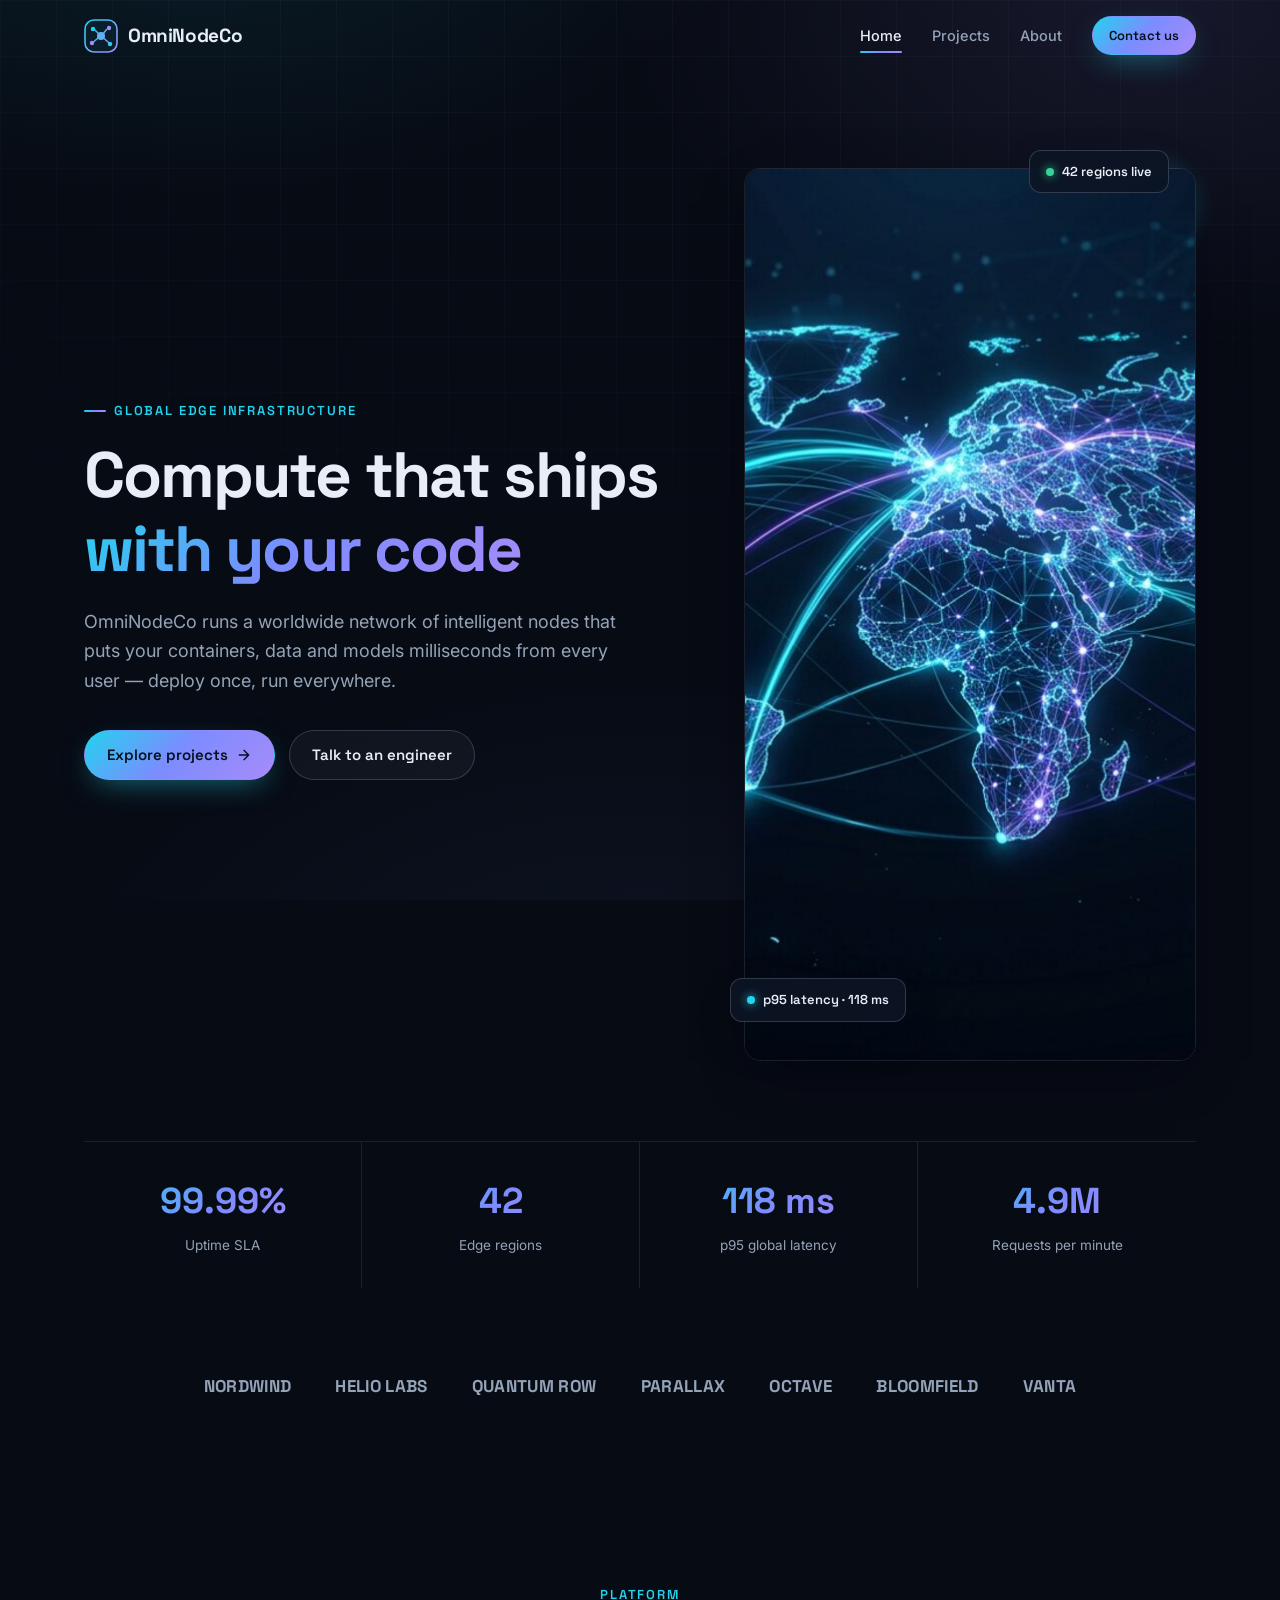
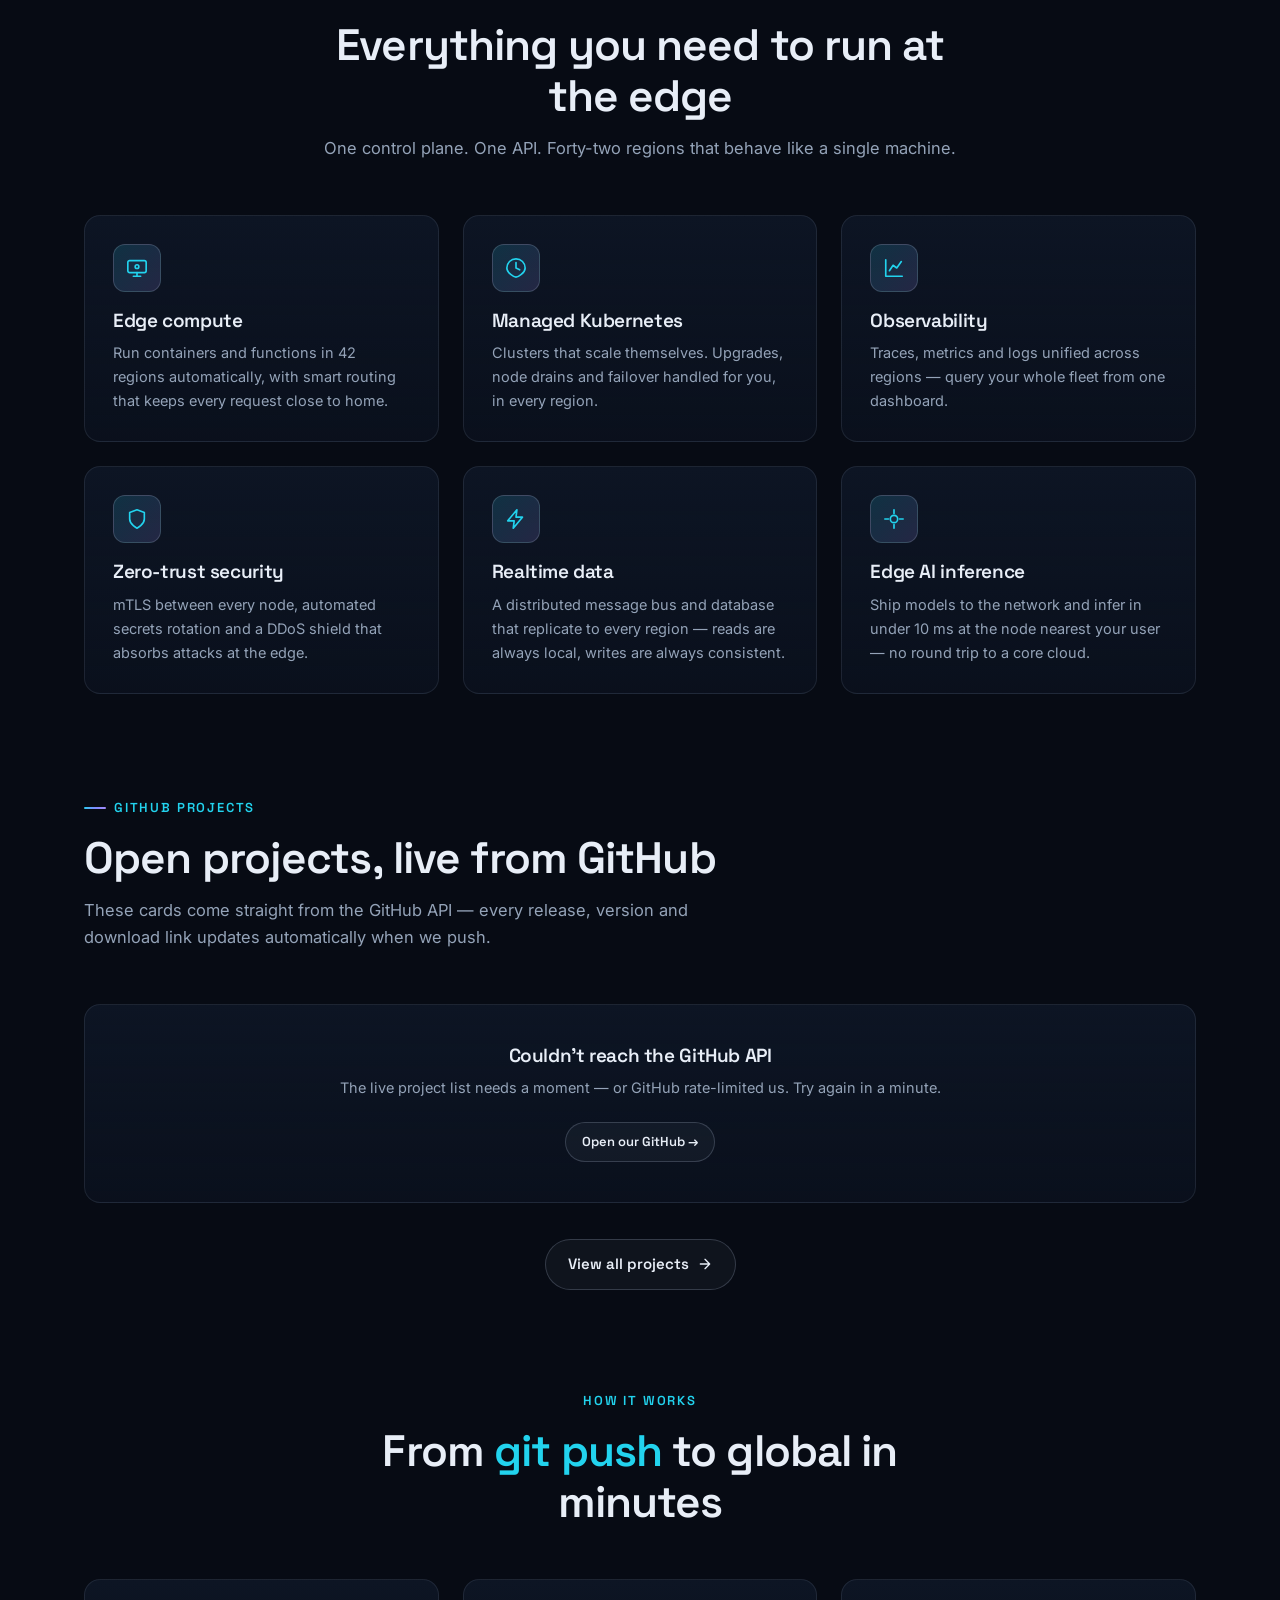
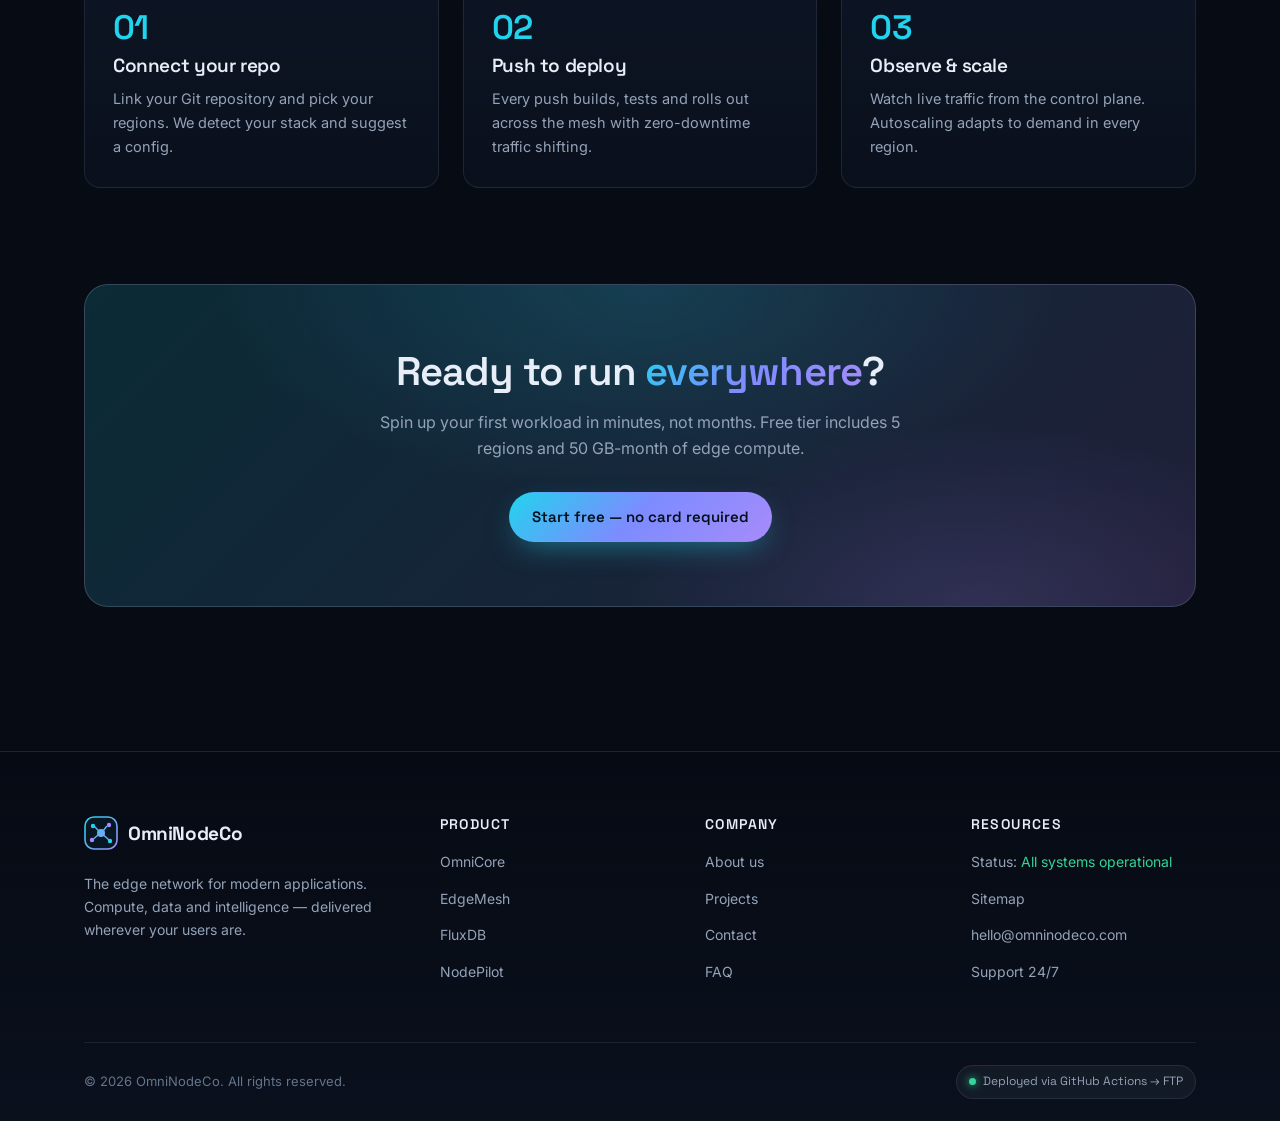
<file: index.html>
<!DOCTYPE html>
<html lang="en">
<head>
  <meta charset="UTF-8" />
  <meta name="viewport" content="width=device-width, initial-scale=1.0" />
  <title>OmniNodeCo — Global edge infrastructure for modern applications</title>
  <meta name="description" content="OmniNodeCo runs a global edge network that ships compute, data and intelligence to wherever your users are — with 99.99% uptime, 42 regions and sub-120ms latency." />
  <meta property="og:title" content="OmniNodeCo — Compute that ships with your code" />
  <meta property="og:description" content="Global edge infrastructure: managed Kubernetes, edge compute, realtime data and observability — deployed to 42 regions in minutes." />
  <meta property="og:type" content="website" />
  <meta property="og:url" content="https://omninodeco.liveblog365.com/" />
  <meta property="og:image" content="https://omninodeco.liveblog365.com/img/hero.jpg" />
  <meta name="theme-color" content="#070b14" />
  <link rel="icon" type="image/svg+xml" href="favicon.svg" />
  <link rel="preconnect" href="https://fonts.googleapis.com" />
  <link rel="preconnect" href="https://fonts.gstatic.com" crossorigin />
  <link href="https://fonts.googleapis.com/css2?family=Inter:wght@400;500;600&family=Space+Grotesk:wght@500;600;700&display=swap" rel="stylesheet" />
  <link rel="stylesheet" href="css/style.css" />
</head>
<body>

  <!-- ================= NAV ================= -->
  <header class="nav" id="nav">
    <div class="container nav-inner">
      <a class="brand" href="index.html" aria-label="OmniNodeCo home">
        <svg class="brand-mark" viewBox="0 0 34 34" fill="none" aria-hidden="true">
          <defs>
            <linearGradient id="bm" x1="0" y1="0" x2="34" y2="34" gradientUnits="userSpaceOnUse">
              <stop stop-color="#22d3ee" /><stop offset="1" stop-color="#a78bfa" />
            </linearGradient>
          </defs>
          <rect x="1" y="1" width="32" height="32" rx="9" stroke="url(#bm)" stroke-width="1.6" fill="rgba(34,211,238,0.06)" />
          <circle cx="17" cy="17" r="4" fill="url(#bm)" />
          <circle cx="9" cy="10" r="2.2" fill="#22d3ee" />
          <circle cx="25" cy="9" r="2.2" fill="#a78bfa" />
          <circle cx="26" cy="25" r="2.2" fill="#22d3ee" />
          <circle cx="8" cy="24" r="2.2" fill="#a78bfa" />
          <path d="M11 11l4.4 4.4M22.5 10.5L19 15M24.5 23.5l-5-4.5M10 22.5l4.6-4" stroke="url(#bm)" stroke-width="1.4" stroke-linecap="round" />
        </svg>
        OmniNodeCo
      </a>

      <nav class="nav-links" aria-label="Primary">
        <a href="index.html" class="active">Home</a>
        <a href="projects.html">Projects</a>
        <a href="about.html">About</a>
        <a href="contact.html" class="btn btn-primary btn-sm">Contact us</a>
      </nav>

      <button class="nav-toggle" id="navToggle" aria-label="Toggle menu" aria-expanded="false">
        <span></span><span></span><span></span>
      </button>
    </div>
  </header>

  <!-- ================= HERO ================= -->
  <section class="hero">
    <div class="container">
      <div class="hero-grid">
        <div>
          <span class="eyebrow">Global edge infrastructure</span>
          <h1>Compute that ships <span class="gradient-text">with your code</span></h1>
          <p class="hero-sub">
            OmniNodeCo runs a worldwide network of intelligent nodes that puts your
            containers, data and models milliseconds from every user — deploy once,
            run everywhere.
          </p>
          <div class="hero-ctas">
            <a class="btn btn-primary" href="projects.html">
              Explore projects
              <svg viewBox="0 0 24 24" fill="none" stroke="currentColor" stroke-width="2" stroke-linecap="round" stroke-linejoin="round"><path d="M5 12h14M12 5l7 7-7 7" /></svg>
            </a>
            <a class="btn btn-ghost" href="contact.html">Talk to an engineer</a>
          </div>
        </div>

        <div class="hero-visual reveal">
          <img src="img/hero.jpg" alt="OmniNodeCo global edge network — nodes connected across the world" width="1600" height="893" />
          <div class="hero-float f1"><span class="dot"></span>42 regions live</div>
          <div class="hero-float f2"><span class="dot"></span>p95 latency · 118 ms</div>
        </div>
      </div>

      <div class="stats reveal">
        <div class="stat">
          <b>99.99%</b>
          <span>Uptime SLA</span>
        </div>
        <div class="stat">
          <b>42</b>
          <span>Edge regions</span>
        </div>
        <div class="stat">
          <b>118 ms</b>
          <span>p95 global latency</span>
        </div>
        <div class="stat">
          <b>4.9M</b>
          <span>Requests per minute</span>
        </div>
      </div>
    </div>
  </section>

  <!-- ================= LOGO STRIP ================= -->
  <section class="section tight">
    <div class="container">
      <div class="logo-strip reveal" aria-label="Trusted by">
        <span>NORDWIND</span><span>HELIO LABS</span><span>QUANTUM ROW</span>
        <span>PARALLAX</span><span>OCTAVE</span><span>BLOOMFIELD</span><span>VANTA</span>
      </div>
    </div>
  </section>

  <!-- ================= FEATURES ================= -->
  <section class="section">
    <div class="container">
      <div class="section-head center reveal">
        <span class="eyebrow">Platform</span>
        <h2>Everything you need to run at the edge</h2>
        <p>One control plane. One API. Forty-two regions that behave like a single machine.</p>
      </div>

      <div class="grid grid-3">
        <article class="card reveal">
          <div class="card-icon">
            <svg viewBox="0 0 24 24" fill="none" stroke-width="1.8" stroke-linecap="round" stroke-linejoin="round"><rect x="2" y="4" width="20" height="13" rx="2" /><path d="M8 21h8M12 17v4" /><circle cx="12" cy="10.5" r="2" /></svg>
          </div>
          <h3>Edge compute</h3>
          <p>Run containers and functions in 42 regions automatically, with smart routing that keeps every request close to home.</p>
        </article>

        <article class="card reveal">
          <div class="card-icon">
            <svg viewBox="0 0 24 24" fill="none" stroke-width="1.8" stroke-linecap="round" stroke-linejoin="round"><path d="M12 2a10 10 0 0 1 10 10c0 5.5-8 10-10 10S2 17.5 2 12A10 10 0 0 1 12 2z" /><path d="M12 6v6l4 2" /></svg>
          </div>
          <h3>Managed Kubernetes</h3>
          <p>Clusters that scale themselves. Upgrades, node drains and failover handled for you, in every region.</p>
        </article>

        <article class="card reveal">
          <div class="card-icon">
            <svg viewBox="0 0 24 24" fill="none" stroke-width="1.8" stroke-linecap="round" stroke-linejoin="round"><path d="M3 3v18h18" /><path d="M7 15l4-6 4 3 5-7" /></svg>
          </div>
          <h3>Observability</h3>
          <p>Traces, metrics and logs unified across regions — query your whole fleet from one dashboard.</p>
        </article>

        <article class="card reveal">
          <div class="card-icon">
            <svg viewBox="0 0 24 24" fill="none" stroke-width="1.8" stroke-linecap="round" stroke-linejoin="round"><path d="M12 22s8-4 8-10V5l-8-3-8 3v7c0 6 8 10 8 10z" /></svg>
          </div>
          <h3>Zero-trust security</h3>
          <p>mTLS between every node, automated secrets rotation and a DDoS shield that absorbs attacks at the edge.</p>
        </article>

        <article class="card reveal">
          <div class="card-icon">
            <svg viewBox="0 0 24 24" fill="none" stroke-width="1.8" stroke-linecap="round" stroke-linejoin="round"><path d="M13 2L3 14h7l-1 8 10-12h-7l1-8z" /></svg>
          </div>
          <h3>Realtime data</h3>
          <p>A distributed message bus and database that replicate to every region — reads are always local, writes are always consistent.</p>
        </article>

        <article class="card reveal">
          <div class="card-icon">
            <svg viewBox="0 0 24 24" fill="none" stroke-width="1.8" stroke-linecap="round" stroke-linejoin="round"><path d="M12 2v4M12 18v4M2 12h4M18 12h4" /><circle cx="12" cy="12" r="4" /></svg>
          </div>
          <h3>Edge AI inference</h3>
          <p>Ship models to the network and infer in under 10 ms at the node nearest your user — no round trip to a core cloud.</p>
        </article>
      </div>
    </div>
  </section>

  <!-- ================= FEATURED PROJECTS ================= -->
  <section class="section" style="padding-top: 0;">
    <div class="container">
      <div class="section-head reveal">
        <span class="eyebrow">GitHub projects</span>
        <h2>Open projects, live from GitHub</h2>
        <p>These cards come straight from the GitHub API — every release, version and download link updates automatically when we push.</p>
      </div>

      <!-- Top 3 repos, rendered by js/projects.js from the GitHub API -->
      <div class="grid grid-3" data-project-grid data-limit="3"></div>

      <div style="text-align:center; margin-top:36px;" class="reveal">
        <a class="btn btn-ghost" href="projects.html">View all projects
          <svg viewBox="0 0 24 24" fill="none" stroke="currentColor" stroke-width="2" stroke-linecap="round" stroke-linejoin="round"><path d="M5 12h14M12 5l7 7-7 7" /></svg>
        </a>
      </div>
    </div>
  </section>

  <!-- ================= HOW IT WORKS ================= -->
  <section class="section" style="padding-top:0;">
    <div class="container">
      <div class="section-head center reveal">
        <span class="eyebrow">How it works</span>
        <h2>From <code style="font-family:var(--font-display); color:var(--accent);">git push</code> to global in minutes</h2>
      </div>

      <div class="grid grid-3">
        <article class="card reveal">
          <h3 style="color:var(--accent); font-size:34px; margin-bottom:8px;">01</h3>
          <h3>Connect your repo</h3>
          <p>Link your Git repository and pick your regions. We detect your stack and suggest a config.</p>
        </article>
        <article class="card reveal">
          <h3 style="color:var(--accent); font-size:34px; margin-bottom:8px;">02</h3>
          <h3>Push to deploy</h3>
          <p>Every push builds, tests and rolls out across the mesh with zero-downtime traffic shifting.</p>
        </article>
        <article class="card reveal">
          <h3 style="color:var(--accent); font-size:34px; margin-bottom:8px;">03</h3>
          <h3>Observe &amp; scale</h3>
          <p>Watch live traffic from the control plane. Autoscaling adapts to demand in every region.</p>
        </article>
      </div>
    </div>
  </section>

  <!-- ================= CTA ================= -->
  <section class="section" style="padding-top:0;">
    <div class="container">
      <div class="cta-band reveal">
        <h2>Ready to run <span class="gradient-text">everywhere</span>?</h2>
        <p>Spin up your first workload in minutes, not months. Free tier includes 5 regions and 50 GB-month of edge compute.</p>
        <a class="btn btn-primary" href="contact.html">Start free — no card required</a>
      </div>
    </div>
  </section>

  <!-- ================= FOOTER ================= -->
  <footer class="footer">
    <div class="container">
      <div class="footer-grid">
        <div>
          <a class="brand" href="index.html">
            <svg class="brand-mark" viewBox="0 0 34 34" fill="none" aria-hidden="true">
              <rect x="1" y="1" width="32" height="32" rx="9" stroke="url(#bm2)" stroke-width="1.6" fill="rgba(34,211,238,0.06)" />
              <circle cx="17" cy="17" r="4" fill="url(#bm2)" />
              <circle cx="9" cy="10" r="2.2" fill="#22d3ee" />
              <circle cx="25" cy="9" r="2.2" fill="#a78bfa" />
              <circle cx="26" cy="25" r="2.2" fill="#22d3ee" />
              <circle cx="8" cy="24" r="2.2" fill="#a78bfa" />
              <path d="M11 11l4.4 4.4M22.5 10.5L19 15M24.5 23.5l-5-4.5M10 22.5l4.6-4" stroke="url(#bm2)" stroke-width="1.4" stroke-linecap="round" />
              <defs>
                <linearGradient id="bm2" x1="0" y1="0" x2="34" y2="34" gradientUnits="userSpaceOnUse">
                  <stop stop-color="#22d3ee" /><stop offset="1" stop-color="#a78bfa" />
                </linearGradient>
              </defs>
            </svg>
            OmniNodeCo
          </a>
          <p>The edge network for modern applications. Compute, data and intelligence — delivered wherever your users are.</p>
        </div>

        <div>
          <h4>Product</h4>
          <ul class="footer-links">
            <li><a href="projects.html#featured">OmniCore</a></li>
            <li><a href="projects.html">EdgeMesh</a></li>
            <li><a href="projects.html">FluxDB</a></li>
            <li><a href="projects.html">NodePilot</a></li>
          </ul>
        </div>

        <div>
          <h4>Company</h4>
          <ul class="footer-links">
            <li><a href="about.html">About us</a></li>
            <li><a href="projects.html">Projects</a></li>
            <li><a href="contact.html">Contact</a></li>
            <li><a href="contact.html#faq">FAQ</a></li>
          </ul>
        </div>

        <div>
          <h4>Resources</h4>
          <ul class="footer-links">
            <li><a href="projects.html">Status: <span style="color:var(--ok);">All systems operational</span></a></li>
            <li><a href="sitemap.xml">Sitemap</a></li>
            <li><a href="mailto:hello@omninodeco.com">hello@omninodeco.com</a></li>
            <li><a href="contact.html">Support 24/7</a></li>
          </ul>
        </div>
      </div>

      <div class="footer-bottom">
        <span>© <span data-year>2026</span> OmniNodeCo. All rights reserved.</span>
        <span class="deploy-chip"><span class="dot"></span>Deployed via GitHub Actions → FTP</span>
      </div>
    </div>
  </footer>

  <script src="js/main.js"></script>
  <script src="js/projects.js"></script>
</body>
</html>
</file>
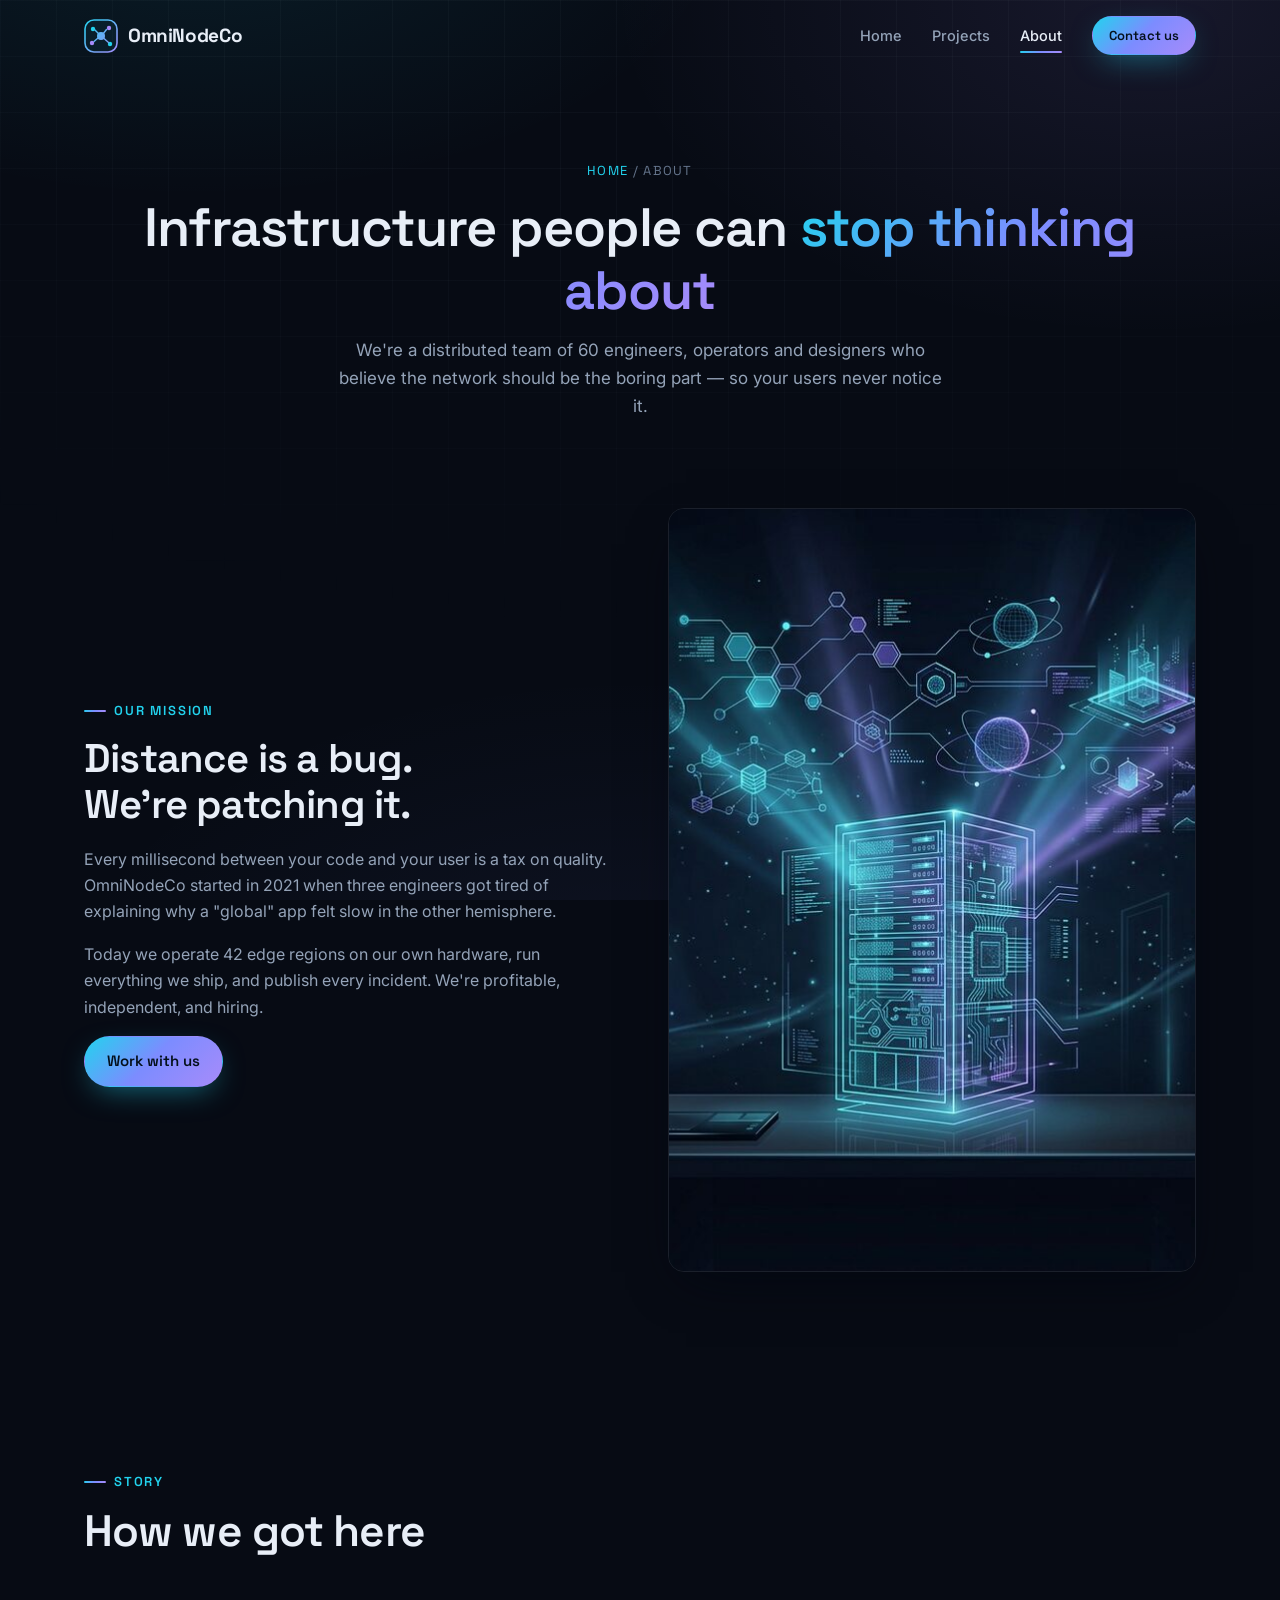
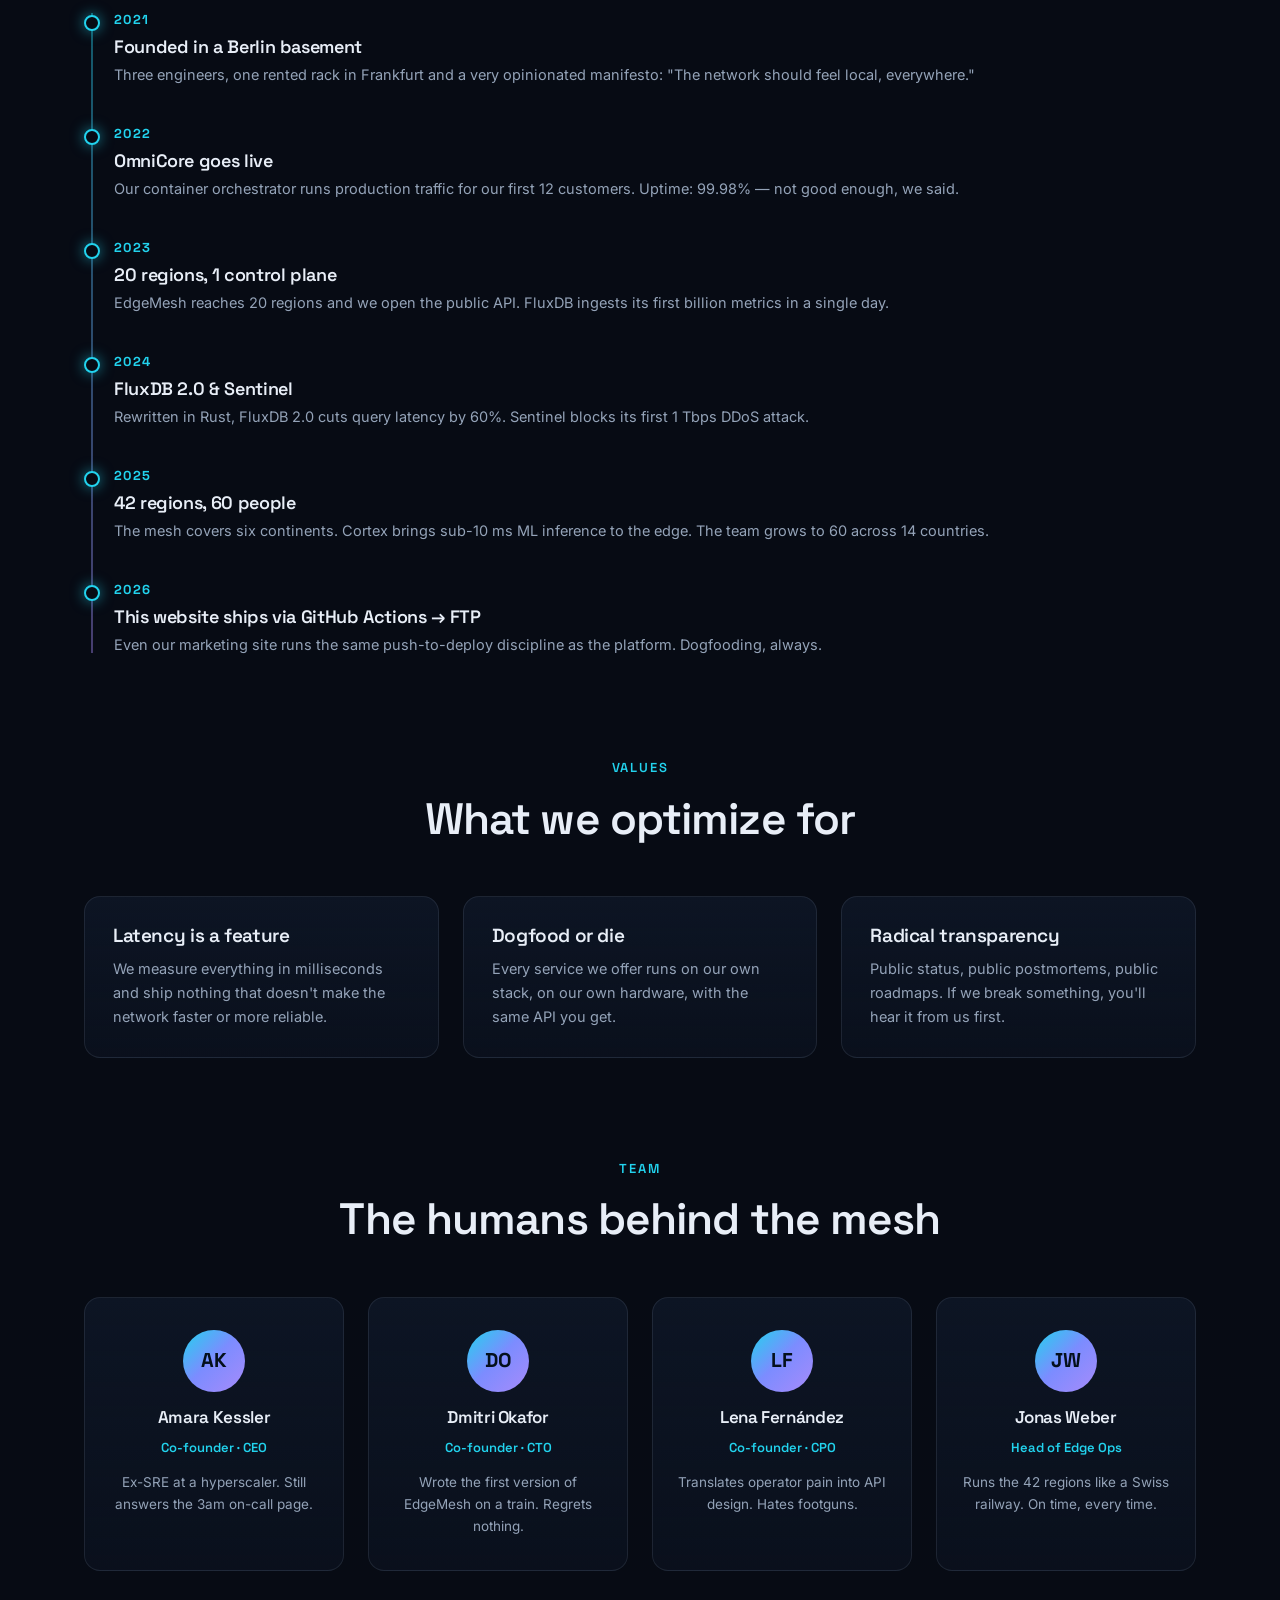
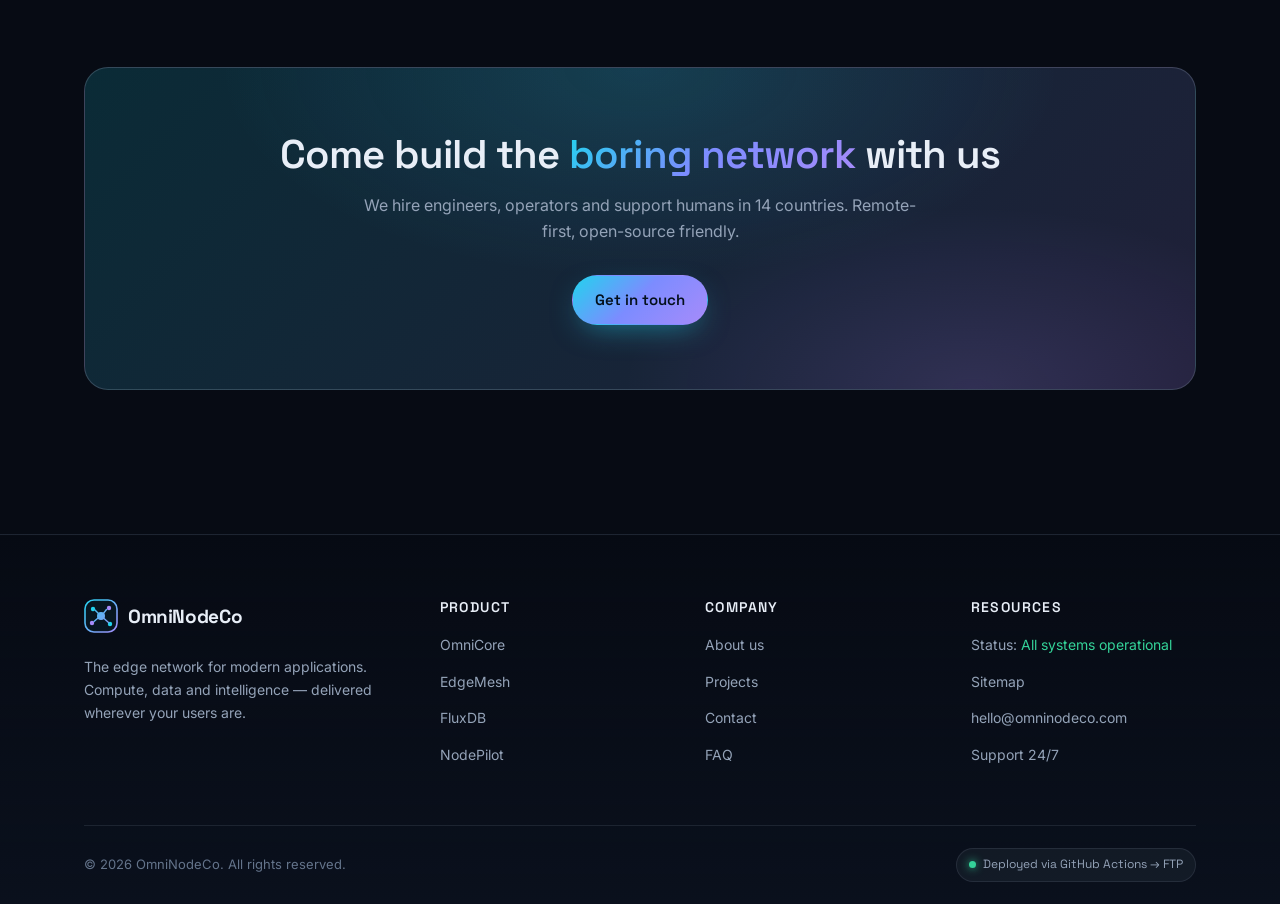
<file: about.html>
<!DOCTYPE html>
<html lang="en">
<head>
  <meta charset="UTF-8" />
  <meta name="viewport" content="width=device-width, initial-scale=1.0" />
  <title>About — OmniNodeCo</title>
  <meta name="description" content="OmniNodeCo builds the edge network for modern applications. Founded in 2021, we run 42 regions and 1.2M+ containers on our own infrastructure." />
  <meta property="og:title" content="About — OmniNodeCo" />
  <meta property="og:description" content="The team, mission and story behind the edge network." />
  <meta property="og:type" content="website" />
  <meta property="og:url" content="https://omninodeco.liveblog365.com/about.html" />
  <meta name="theme-color" content="#070b14" />
  <link rel="icon" type="image/svg+xml" href="favicon.svg" />
  <link rel="preconnect" href="https://fonts.googleapis.com" />
  <link rel="preconnect" href="https://fonts.gstatic.com" crossorigin />
  <link href="https://fonts.googleapis.com/css2?family=Inter:wght@400;500;600&family=Space+Grotesk:wght@500;600;700&display=swap" rel="stylesheet" />
  <link rel="stylesheet" href="css/style.css" />
</head>
<body>

  <!-- ================= NAV ================= -->
  <header class="nav" id="nav">
    <div class="container nav-inner">
      <a class="brand" href="index.html" aria-label="OmniNodeCo home">
        <svg class="brand-mark" viewBox="0 0 34 34" fill="none" aria-hidden="true">
          <defs>
            <linearGradient id="bm" x1="0" y1="0" x2="34" y2="34" gradientUnits="userSpaceOnUse">
              <stop stop-color="#22d3ee" /><stop offset="1" stop-color="#a78bfa" />
            </linearGradient>
          </defs>
          <rect x="1" y="1" width="32" height="32" rx="9" stroke="url(#bm)" stroke-width="1.6" fill="rgba(34,211,238,0.06)" />
          <circle cx="17" cy="17" r="4" fill="url(#bm)" />
          <circle cx="9" cy="10" r="2.2" fill="#22d3ee" />
          <circle cx="25" cy="9" r="2.2" fill="#a78bfa" />
          <circle cx="26" cy="25" r="2.2" fill="#22d3ee" />
          <circle cx="8" cy="24" r="2.2" fill="#a78bfa" />
          <path d="M11 11l4.4 4.4M22.5 10.5L19 15M24.5 23.5l-5-4.5M10 22.5l4.6-4" stroke="url(#bm)" stroke-width="1.4" stroke-linecap="round" />
        </svg>
        OmniNodeCo
      </a>

      <nav class="nav-links" aria-label="Primary">
        <a href="index.html">Home</a>
        <a href="projects.html">Projects</a>
        <a href="about.html" class="active">About</a>
        <a href="contact.html" class="btn btn-primary btn-sm">Contact us</a>
      </nav>

      <button class="nav-toggle" id="navToggle" aria-label="Toggle menu" aria-expanded="false">
        <span></span><span></span><span></span>
      </button>
    </div>
  </header>

  <!-- ================= PAGE HERO ================= -->
  <section class="page-hero">
    <div class="container">
      <div class="crumbs"><a href="index.html">Home</a> / About</div>
      <h1>Infrastructure people can <span class="gradient-text">stop thinking about</span></h1>
      <p>We're a distributed team of 60 engineers, operators and designers who believe the network should be the boring part — so your users never notice it.</p>
    </div>
  </section>

  <!-- ================= MISSION ================= -->
  <section class="section" style="padding-top:32px;">
    <div class="container">
      <div class="mission-grid">
        <div class="reveal">
          <span class="eyebrow">Our mission</span>
          <h2 style="font-size:clamp(28px,3.4vw,40px); margin:14px 0 18px;">Distance is a bug. <br />We're patching it.</h2>
          <p class="muted" style="margin-bottom:16px;">
            Every millisecond between your code and your user is a tax on quality. OmniNodeCo
            started in 2021 when three engineers got tired of explaining why a "global" app
            felt slow in the other hemisphere.
          </p>
          <p class="muted" style="margin-bottom:16px;">
            Today we operate 42 edge regions on our own hardware, run everything we ship,
            and publish every incident. We're profitable, independent, and hiring.
          </p>
          <a class="btn btn-primary" href="contact.html">Work with us</a>
        </div>
        <div class="reveal">
          <img src="img/about.jpg" alt="Holographic server infrastructure at OmniNodeCo HQ" width="1400" height="764" />
        </div>
      </div>
    </div>
  </section>

  <!-- ================= TIMELINE ================= -->
  <section class="section">
    <div class="container">
      <div class="section-head reveal">
        <span class="eyebrow">Story</span>
        <h2>How we got here</h2>
      </div>

      <div class="timeline reveal">
        <div class="timeline-item">
          <div class="year">2021</div>
          <h3>Founded in a Berlin basement</h3>
          <p>Three engineers, one rented rack in Frankfurt and a very opinionated manifesto: "The network should feel local, everywhere."</p>
        </div>
        <div class="timeline-item">
          <div class="year">2022</div>
          <h3>OmniCore goes live</h3>
          <p>Our container orchestrator runs production traffic for our first 12 customers. Uptime: 99.98% — not good enough, we said.</p>
        </div>
        <div class="timeline-item">
          <div class="year">2023</div>
          <h3>20 regions, 1 control plane</h3>
          <p>EdgeMesh reaches 20 regions and we open the public API. FluxDB ingests its first billion metrics in a single day.</p>
        </div>
        <div class="timeline-item">
          <div class="year">2024</div>
          <h3>FluxDB 2.0 &amp; Sentinel</h3>
          <p>Rewritten in Rust, FluxDB 2.0 cuts query latency by 60%. Sentinel blocks its first 1 Tbps DDoS attack.</p>
        </div>
        <div class="timeline-item">
          <div class="year">2025</div>
          <h3>42 regions, 60 people</h3>
          <p>The mesh covers six continents. Cortex brings sub-10 ms ML inference to the edge. The team grows to 60 across 14 countries.</p>
        </div>
        <div class="timeline-item">
          <div class="year">2026</div>
          <h3>This website ships via GitHub Actions → FTP</h3>
          <p>Even our marketing site runs the same push-to-deploy discipline as the platform. Dogfooding, always.</p>
        </div>
      </div>
    </div>
  </section>

  <!-- ================= VALUES ================= -->
  <section class="section" style="padding-top:0;">
    <div class="container">
      <div class="section-head center reveal">
        <span class="eyebrow">Values</span>
        <h2>What we optimize for</h2>
      </div>

      <div class="grid grid-3">
        <article class="card reveal">
          <h3>Latency is a feature</h3>
          <p>We measure everything in milliseconds and ship nothing that doesn't make the network faster or more reliable.</p>
        </article>
        <article class="card reveal">
          <h3>Dogfood or die</h3>
          <p>Every service we offer runs on our own stack, on our own hardware, with the same API you get.</p>
        </article>
        <article class="card reveal">
          <h3>Radical transparency</h3>
          <p>Public status, public postmortems, public roadmaps. If we break something, you'll hear it from us first.</p>
        </article>
      </div>
    </div>
  </section>

  <!-- ================= TEAM ================= -->
  <section class="section" style="padding-top:0;">
    <div class="container">
      <div class="section-head center reveal">
        <span class="eyebrow">Team</span>
        <h2>The humans behind the mesh</h2>
      </div>

      <div class="grid grid-4">
        <article class="card team-card reveal">
          <div class="avatar">AK</div>
          <h3>Amara Kessler</h3>
          <div class="role">Co-founder · CEO</div>
          <p>Ex-SRE at a hyperscaler. Still answers the 3am on-call page.</p>
        </article>
        <article class="card team-card reveal">
          <div class="avatar">DO</div>
          <h3>Dmitri Okafor</h3>
          <div class="role">Co-founder · CTO</div>
          <p>Wrote the first version of EdgeMesh on a train. Regrets nothing.</p>
        </article>
        <article class="card team-card reveal">
          <div class="avatar">LF</div>
          <h3>Lena Fernández</h3>
          <div class="role">Co-founder · CPO</div>
          <p>Translates operator pain into API design. Hates footguns.</p>
        </article>
        <article class="card team-card reveal">
          <div class="avatar">JW</div>
          <h3>Jonas Weber</h3>
          <div class="role">Head of Edge Ops</div>
          <p>Runs the 42 regions like a Swiss railway. On time, every time.</p>
        </article>
      </div>
    </div>
  </section>

  <!-- ================= CTA ================= -->
  <section class="section" style="padding-top:0;">
    <div class="container">
      <div class="cta-band reveal">
        <h2>Come build the <span class="gradient-text">boring network</span> with us</h2>
        <p>We hire engineers, operators and support humans in 14 countries. Remote-first, open-source friendly.</p>
        <a class="btn btn-primary" href="contact.html">Get in touch</a>
      </div>
    </div>
  </section>

  <!-- ================= FOOTER ================= -->
  <footer class="footer">
    <div class="container">
      <div class="footer-grid">
        <div>
          <a class="brand" href="index.html">
            <svg class="brand-mark" viewBox="0 0 34 34" fill="none" aria-hidden="true">
              <rect x="1" y="1" width="32" height="32" rx="9" stroke="url(#bm2)" stroke-width="1.6" fill="rgba(34,211,238,0.06)" />
              <circle cx="17" cy="17" r="4" fill="url(#bm2)" />
              <circle cx="9" cy="10" r="2.2" fill="#22d3ee" />
              <circle cx="25" cy="9" r="2.2" fill="#a78bfa" />
              <circle cx="26" cy="25" r="2.2" fill="#22d3ee" />
              <circle cx="8" cy="24" r="2.2" fill="#a78bfa" />
              <path d="M11 11l4.4 4.4M22.5 10.5L19 15M24.5 23.5l-5-4.5M10 22.5l4.6-4" stroke="url(#bm2)" stroke-width="1.4" stroke-linecap="round" />
              <defs>
                <linearGradient id="bm2" x1="0" y1="0" x2="34" y2="34" gradientUnits="userSpaceOnUse">
                  <stop stop-color="#22d3ee" /><stop offset="1" stop-color="#a78bfa" />
                </linearGradient>
              </defs>
            </svg>
            OmniNodeCo
          </a>
          <p>The edge network for modern applications. Compute, data and intelligence — delivered wherever your users are.</p>
        </div>

        <div>
          <h4>Product</h4>
          <ul class="footer-links">
            <li><a href="projects.html#featured">OmniCore</a></li>
            <li><a href="projects.html">EdgeMesh</a></li>
            <li><a href="projects.html">FluxDB</a></li>
            <li><a href="projects.html">NodePilot</a></li>
          </ul>
        </div>

        <div>
          <h4>Company</h4>
          <ul class="footer-links">
            <li><a href="about.html">About us</a></li>
            <li><a href="projects.html">Projects</a></li>
            <li><a href="contact.html">Contact</a></li>
            <li><a href="contact.html#faq">FAQ</a></li>
          </ul>
        </div>

        <div>
          <h4>Resources</h4>
          <ul class="footer-links">
            <li><a href="projects.html">Status: <span style="color:var(--ok);">All systems operational</span></a></li>
            <li><a href="sitemap.xml">Sitemap</a></li>
            <li><a href="mailto:hello@omninodeco.com">hello@omninodeco.com</a></li>
            <li><a href="contact.html">Support 24/7</a></li>
          </ul>
        </div>
      </div>

      <div class="footer-bottom">
        <span>© <span data-year>2026</span> OmniNodeCo. All rights reserved.</span>
        <span class="deploy-chip"><span class="dot"></span>Deployed via GitHub Actions → FTP</span>
      </div>
    </div>
  </footer>

  <script src="js/main.js"></script>
</body>
</html>
</file>
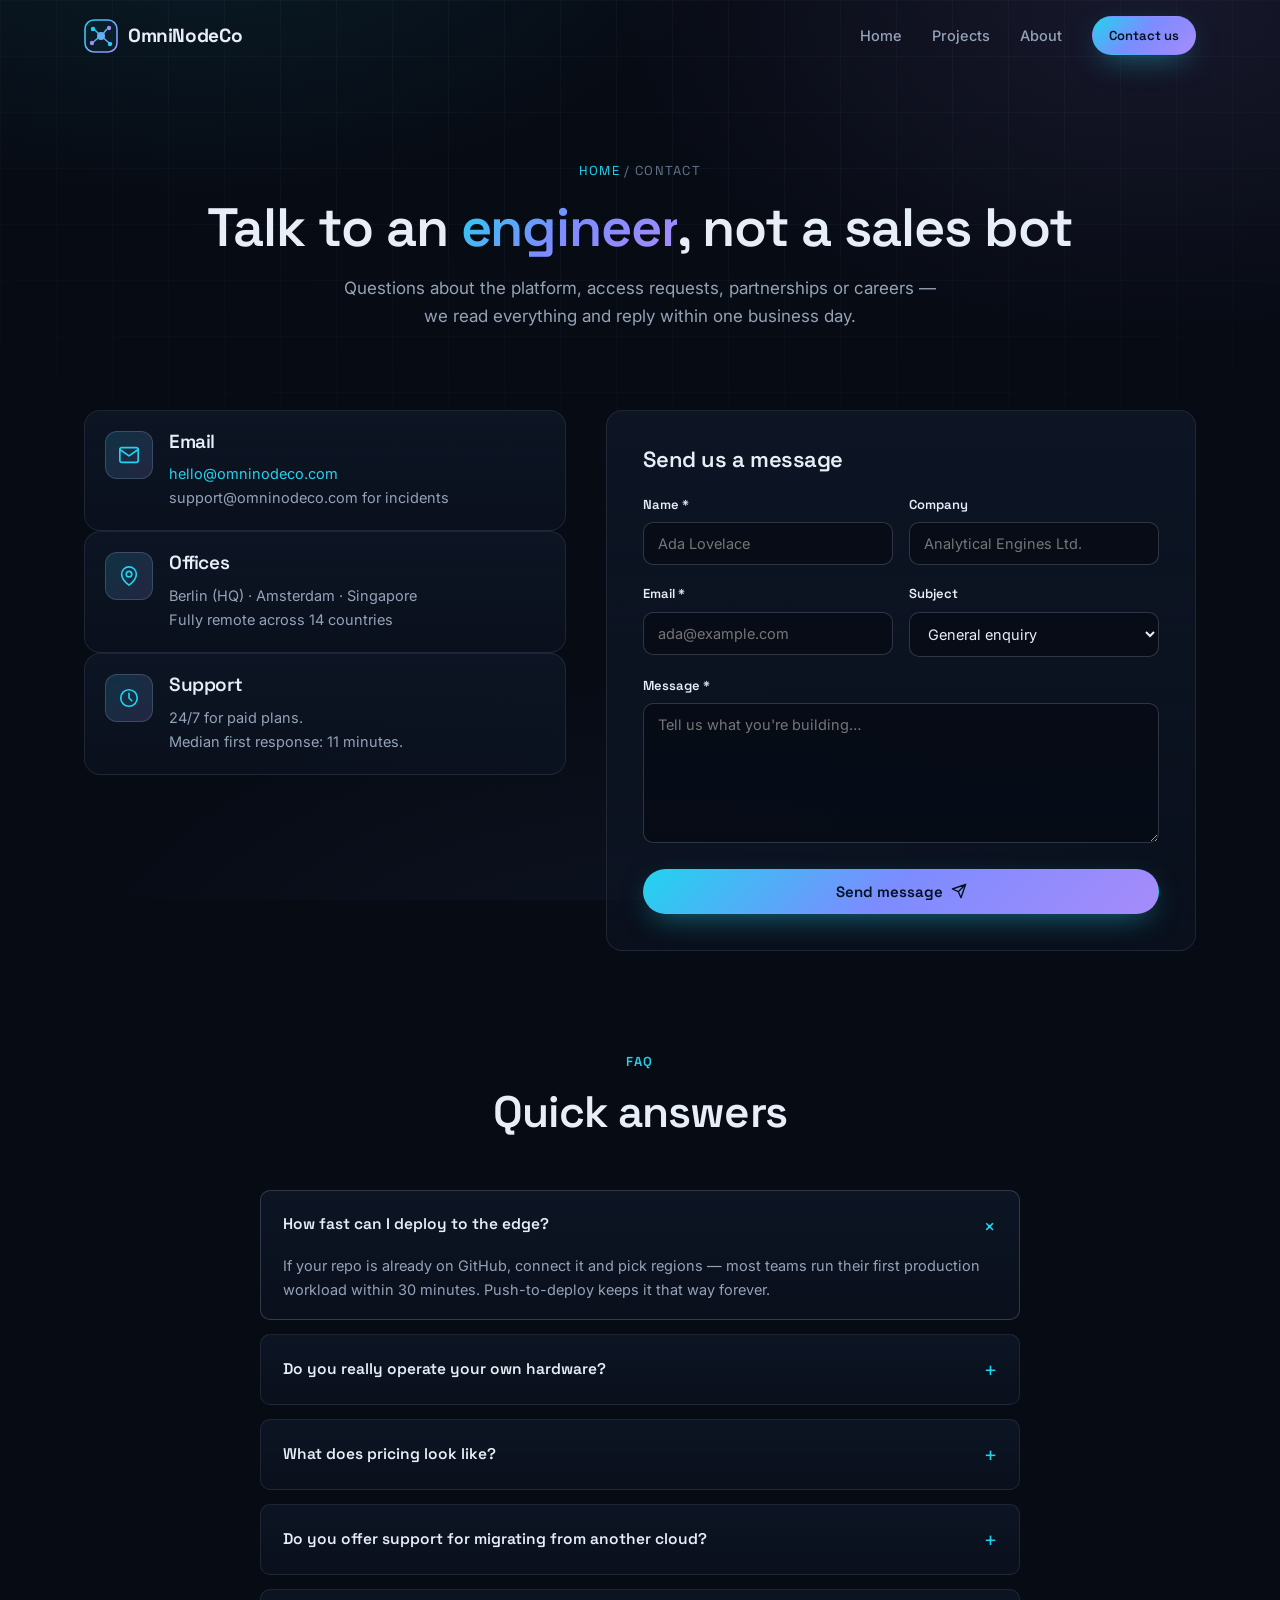
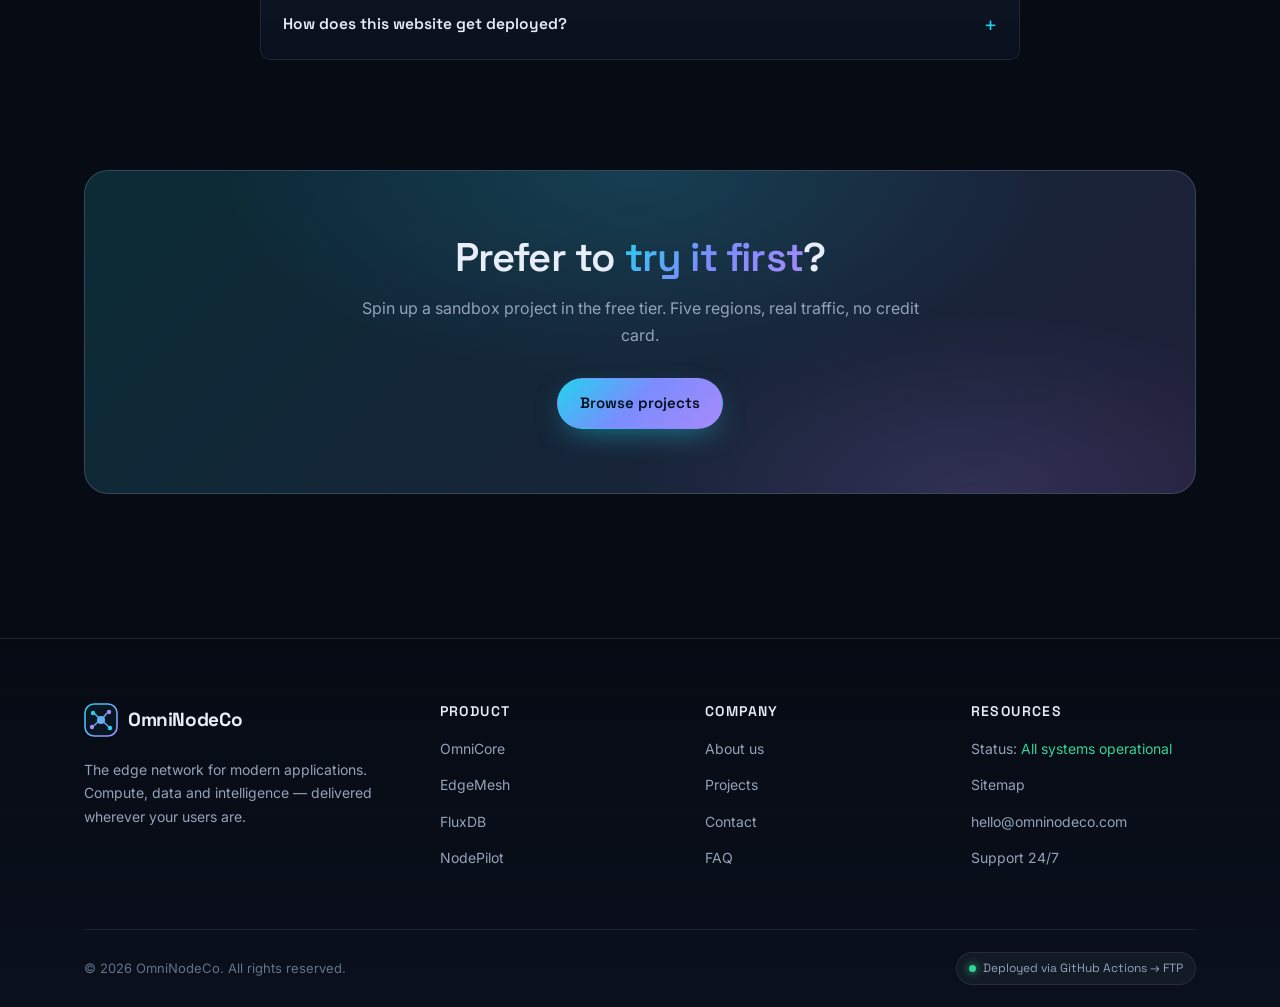
<file: contact.html>
<!DOCTYPE html>
<html lang="en">
<head>
  <meta charset="UTF-8" />
  <meta name="viewport" content="width=device-width, initial-scale=1.0" />
  <title>Contact — OmniNodeCo</title>
  <meta name="description" content="Get in touch with OmniNodeCo — sales, support, partnerships and careers. We reply within one business day." />
  <meta property="og:title" content="Contact — OmniNodeCo" />
  <meta property="og:description" content="Talk to an engineer, not a sales bot." />
  <meta property="og:type" content="website" />
  <meta property="og:url" content="https://omninodeco.liveblog365.com/contact.html" />
  <meta name="theme-color" content="#070b14" />
  <link rel="icon" type="image/svg+xml" href="favicon.svg" />
  <link rel="preconnect" href="https://fonts.googleapis.com" />
  <link rel="preconnect" href="https://fonts.gstatic.com" crossorigin />
  <link href="https://fonts.googleapis.com/css2?family=Inter:wght@400;500;600&family=Space+Grotesk:wght@500;600;700&display=swap" rel="stylesheet" />
  <link rel="stylesheet" href="css/style.css" />
</head>
<body>

  <!-- ================= NAV ================= -->
  <header class="nav" id="nav">
    <div class="container nav-inner">
      <a class="brand" href="index.html" aria-label="OmniNodeCo home">
        <svg class="brand-mark" viewBox="0 0 34 34" fill="none" aria-hidden="true">
          <defs>
            <linearGradient id="bm" x1="0" y1="0" x2="34" y2="34" gradientUnits="userSpaceOnUse">
              <stop stop-color="#22d3ee" /><stop offset="1" stop-color="#a78bfa" />
            </linearGradient>
          </defs>
          <rect x="1" y="1" width="32" height="32" rx="9" stroke="url(#bm)" stroke-width="1.6" fill="rgba(34,211,238,0.06)" />
          <circle cx="17" cy="17" r="4" fill="url(#bm)" />
          <circle cx="9" cy="10" r="2.2" fill="#22d3ee" />
          <circle cx="25" cy="9" r="2.2" fill="#a78bfa" />
          <circle cx="26" cy="25" r="2.2" fill="#22d3ee" />
          <circle cx="8" cy="24" r="2.2" fill="#a78bfa" />
          <path d="M11 11l4.4 4.4M22.5 10.5L19 15M24.5 23.5l-5-4.5M10 22.5l4.6-4" stroke="url(#bm)" stroke-width="1.4" stroke-linecap="round" />
        </svg>
        OmniNodeCo
      </a>

      <nav class="nav-links" aria-label="Primary">
        <a href="index.html">Home</a>
        <a href="projects.html">Projects</a>
        <a href="about.html">About</a>
        <a href="contact.html" class="btn btn-primary btn-sm">Contact us</a>
      </nav>

      <button class="nav-toggle" id="navToggle" aria-label="Toggle menu" aria-expanded="false">
        <span></span><span></span><span></span>
      </button>
    </div>
  </header>

  <!-- ================= PAGE HERO ================= -->
  <section class="page-hero">
    <div class="container">
      <div class="crumbs"><a href="index.html">Home</a> / Contact</div>
      <h1>Talk to an <span class="gradient-text">engineer</span>, not a sales bot</h1>
      <p>Questions about the platform, access requests, partnerships or careers — we read everything and reply within one business day.</p>
    </div>
  </section>

  <!-- ================= CONTACT ================= -->
  <section class="section" style="padding-top:24px;">
    <div class="container">
      <div class="contact-grid">

        <!-- Info column -->
        <div>
          <article class="card contact-info-card reveal">
            <div class="card-icon">
              <svg viewBox="0 0 24 24" fill="none" stroke-width="1.8" stroke-linecap="round" stroke-linejoin="round"><rect x="2" y="4" width="20" height="16" rx="2" /><path d="M22 6l-10 7L2 6" /></svg>
            </div>
            <div>
              <h3>Email</h3>
              <p style="margin-top:4px;"><a href="mailto:hello@omninodeco.com" style="color:var(--accent);">hello@omninodeco.com</a><br />support@omninodeco.com for incidents</p>
            </div>
          </article>

          <article class="card contact-info-card reveal">
            <div class="card-icon">
              <svg viewBox="0 0 24 24" fill="none" stroke-width="1.8" stroke-linecap="round" stroke-linejoin="round"><path d="M20 10c0 6-8 12-8 12s-8-6-8-12a8 8 0 0 1 16 0z" /><circle cx="12" cy="10" r="3" /></svg>
            </div>
            <div>
              <h3>Offices</h3>
              <p style="margin-top:4px;">Berlin (HQ) · Amsterdam · Singapore<br />Fully remote across 14 countries</p>
            </div>
          </article>

          <article class="card contact-info-card reveal">
            <div class="card-icon">
              <svg viewBox="0 0 24 24" fill="none" stroke-width="1.8" stroke-linecap="round" stroke-linejoin="round"><circle cx="12" cy="12" r="9" /><path d="M12 7v5l3 3" /></svg>
            </div>
            <div>
              <h3>Support</h3>
              <p style="margin-top:4px;">24/7 for paid plans.<br />Median first response: 11 minutes.</p>
            </div>
          </article>
        </div>

        <!-- Form column -->
        <div class="card form-card reveal">
          <h3 style="font-size:22px; margin-bottom:22px;">Send us a message</h3>
          <form id="contactForm" novalidate>
            <div class="form-row">
              <div class="field">
                <label for="name">Name *</label>
                <input type="text" id="name" name="name" placeholder="Ada Lovelace" required autocomplete="name" />
              </div>
              <div class="field">
                <label for="company">Company</label>
                <input type="text" id="company" name="company" placeholder="Analytical Engines Ltd." autocomplete="organization" />
              </div>
            </div>

            <div class="form-row">
              <div class="field">
                <label for="email">Email *</label>
                <input type="email" id="email" name="email" placeholder="ada@example.com" required autocomplete="email" />
              </div>
              <div class="field">
                <label for="subject">Subject</label>
                <select id="subject" name="subject">
                  <option value="General enquiry">General enquiry</option>
                  <option value="Sales">Sales</option>
                  <option value="Support">Support</option>
                  <option value="Partnerships">Partnerships</option>
                  <option value="Careers">Careers</option>
                </select>
              </div>
            </div>

            <div class="field">
              <label for="message">Message *</label>
              <textarea id="message" name="message" placeholder="Tell us what you're building…" required></textarea>
            </div>

            <button type="submit" class="btn btn-primary" style="width:100%;">Send message
              <svg viewBox="0 0 24 24" fill="none" stroke="currentColor" stroke-width="2" stroke-linecap="round" stroke-linejoin="round"><path d="M22 2L11 13M22 2l-7 20-4-9-9-4 20-7z" /></svg>
            </button>

            <div class="form-status" id="formStatus" role="status" aria-live="polite"></div>
          </form>
        </div>

      </div>
    </div>
  </section>

  <!-- ================= FAQ ================= -->
  <section class="section" style="padding-top:0;" id="faq">
    <div class="container">
      <div class="section-head center reveal">
        <span class="eyebrow">FAQ</span>
        <h2>Quick answers</h2>
      </div>

      <div class="faq" style="max-width:760px; margin:0 auto;">
        <details class="reveal" open>
          <summary>How fast can I deploy to the edge?</summary>
          <p>If your repo is already on GitHub, connect it and pick regions — most teams run their first production workload within 30 minutes. Push-to-deploy keeps it that way forever.</p>
        </details>
        <details class="reveal">
          <summary>Do you really operate your own hardware?</summary>
          <p>Yes. We lease and operate infrastructure in 42 colocation facilities on six continents. No third-party cloud in the path between your users and your workloads.</p>
        </details>
        <details class="reveal">
          <summary>What does pricing look like?</summary>
          <p>The free tier includes 5 regions and 50 GB-month of edge compute. Paid plans start at $49/month and scale with usage — no long-term contracts, no egress fees.</p>
        </details>
        <details class="reveal">
          <summary>Do you offer support for migrating from another cloud?</summary>
          <p>Yes — our solutions team runs free migration workshops. Most teams move without downtime using our built-in traffic mirroring.</p>
        </details>
        <details class="reveal">
          <summary>How does this website get deployed?</summary>
          <p>This very site is a static site published with GitHub Actions over FTP. Every push to <code style="color:var(--accent);">main</code> syncs it to production using credentials stored as encrypted GitHub secrets.</p>
        </details>
      </div>
    </div>
  </section>

  <!-- ================= CTA ================= -->
  <section class="section" style="padding-top:0;">
    <div class="container">
      <div class="cta-band reveal">
        <h2>Prefer to <span class="gradient-text">try it first</span>?</h2>
        <p>Spin up a sandbox project in the free tier. Five regions, real traffic, no credit card.</p>
        <a class="btn btn-primary" href="projects.html">Browse projects</a>
      </div>
    </div>
  </section>

  <!-- ================= FOOTER ================= -->
  <footer class="footer">
    <div class="container">
      <div class="footer-grid">
        <div>
          <a class="brand" href="index.html">
            <svg class="brand-mark" viewBox="0 0 34 34" fill="none" aria-hidden="true">
              <rect x="1" y="1" width="32" height="32" rx="9" stroke="url(#bm2)" stroke-width="1.6" fill="rgba(34,211,238,0.06)" />
              <circle cx="17" cy="17" r="4" fill="url(#bm2)" />
              <circle cx="9" cy="10" r="2.2" fill="#22d3ee" />
              <circle cx="25" cy="9" r="2.2" fill="#a78bfa" />
              <circle cx="26" cy="25" r="2.2" fill="#22d3ee" />
              <circle cx="8" cy="24" r="2.2" fill="#a78bfa" />
              <path d="M11 11l4.4 4.4M22.5 10.5L19 15M24.5 23.5l-5-4.5M10 22.5l4.6-4" stroke="url(#bm2)" stroke-width="1.4" stroke-linecap="round" />
              <defs>
                <linearGradient id="bm2" x1="0" y1="0" x2="34" y2="34" gradientUnits="userSpaceOnUse">
                  <stop stop-color="#22d3ee" /><stop offset="1" stop-color="#a78bfa" />
                </linearGradient>
              </defs>
            </svg>
            OmniNodeCo
          </a>
          <p>The edge network for modern applications. Compute, data and intelligence — delivered wherever your users are.</p>
        </div>

        <div>
          <h4>Product</h4>
          <ul class="footer-links">
            <li><a href="projects.html#featured">OmniCore</a></li>
            <li><a href="projects.html">EdgeMesh</a></li>
            <li><a href="projects.html">FluxDB</a></li>
            <li><a href="projects.html">NodePilot</a></li>
          </ul>
        </div>

        <div>
          <h4>Company</h4>
          <ul class="footer-links">
            <li><a href="about.html">About us</a></li>
            <li><a href="projects.html">Projects</a></li>
            <li><a href="contact.html">Contact</a></li>
            <li><a href="contact.html#faq">FAQ</a></li>
          </ul>
        </div>

        <div>
          <h4>Resources</h4>
          <ul class="footer-links">
            <li><a href="projects.html">Status: <span style="color:var(--ok);">All systems operational</span></a></li>
            <li><a href="sitemap.xml">Sitemap</a></li>
            <li><a href="mailto:hello@omninodeco.com">hello@omninodeco.com</a></li>
            <li><a href="contact.html">Support 24/7</a></li>
          </ul>
        </div>
      </div>

      <div class="footer-bottom">
        <span>© <span data-year>2026</span> OmniNodeCo. All rights reserved.</span>
        <span class="deploy-chip"><span class="dot"></span>Deployed via GitHub Actions → FTP</span>
      </div>
    </div>
  </footer>

  <script src="js/main.js"></script>
</body>
</html>
</file>
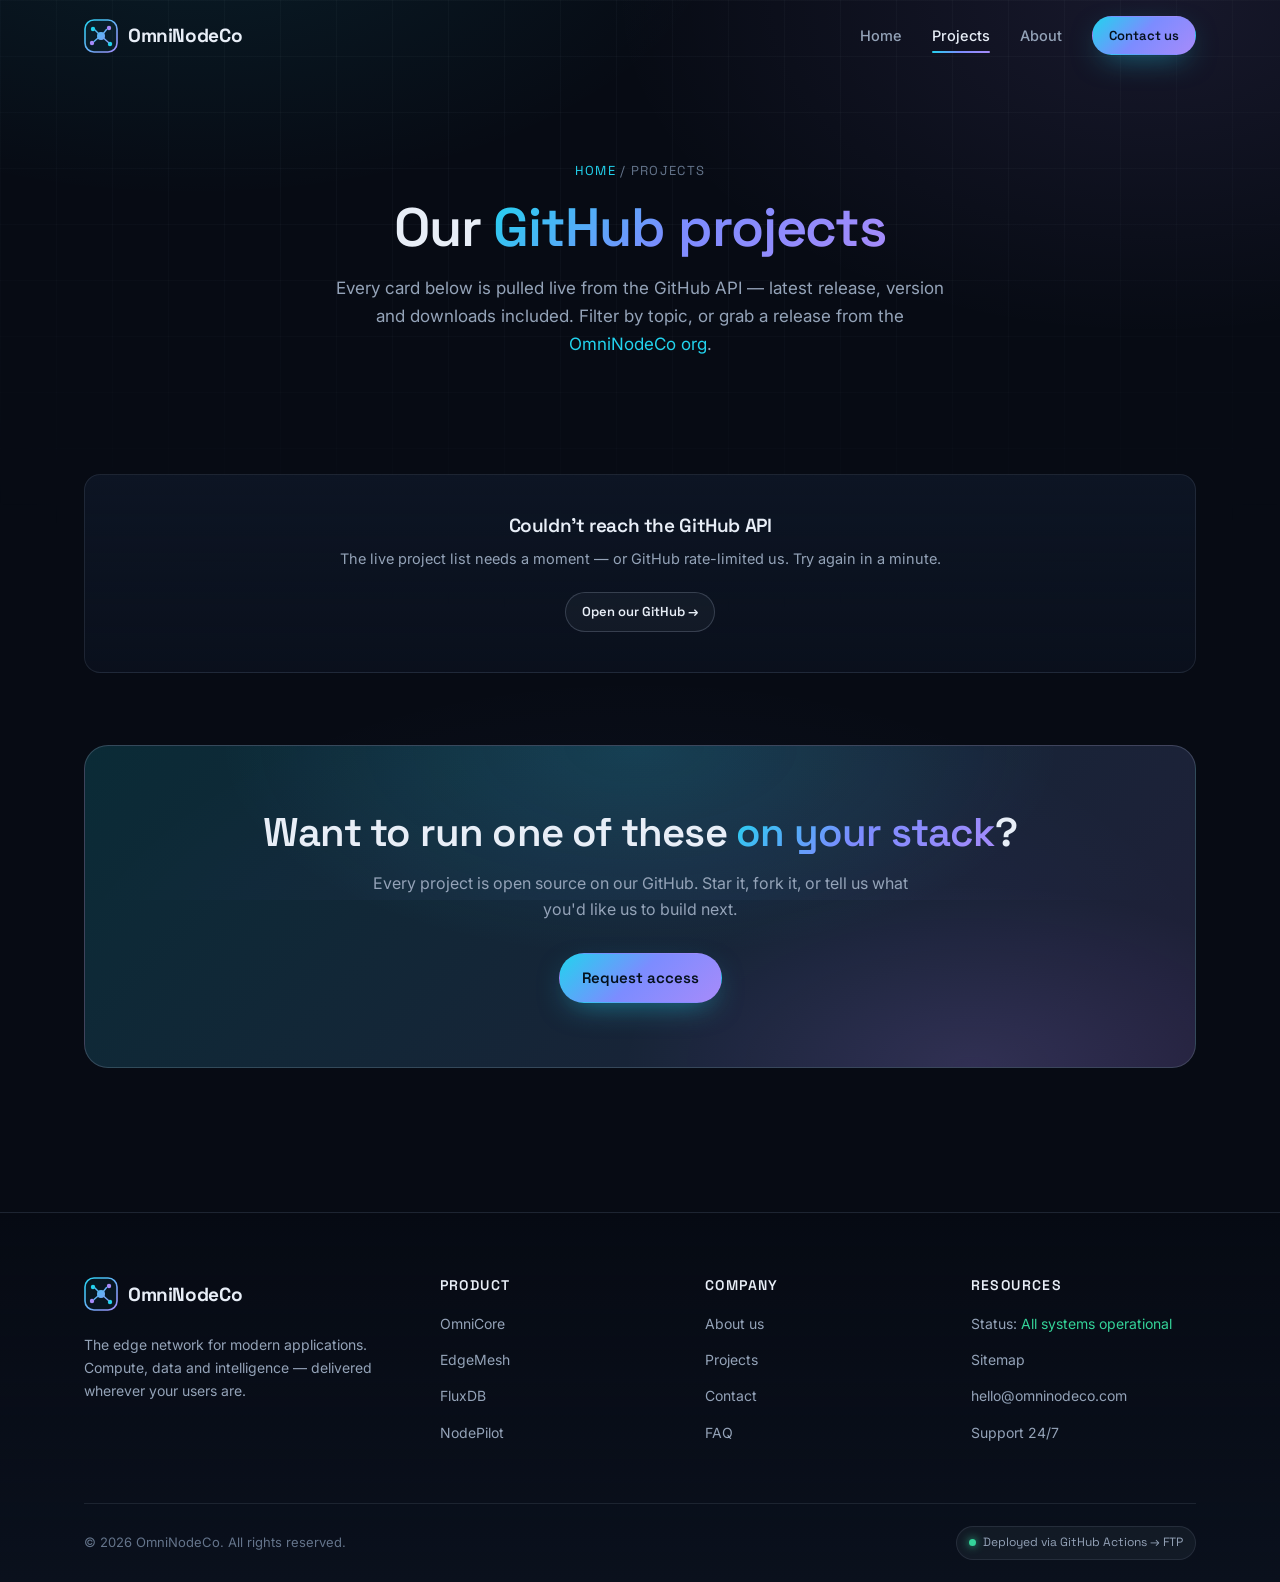
<file: projects.html>
<!DOCTYPE html>
<html lang="en">
<head>
  <meta charset="UTF-8" />
  <meta name="viewport" content="width=device-width, initial-scale=1.0" />
  <title>Projects — OmniNodeCo</title>
  <meta name="description" content="Explore OmniNodeCo's open platform projects: OmniCore, EdgeMesh, FluxDB, NodePilot, Relay, Atlas, Sentinel and Cortex." />
  <meta property="og:title" content="Projects — OmniNodeCo" />
  <meta property="og:description" content="Eight platform projects, all dogfooded on our own edge network." />
  <meta property="og:type" content="website" />
  <meta property="og:url" content="https://omninodeco.liveblog365.com/projects.html" />
  <meta name="theme-color" content="#070b14" />
  <link rel="icon" type="image/svg+xml" href="favicon.svg" />
  <link rel="preconnect" href="https://fonts.googleapis.com" />
  <link rel="preconnect" href="https://fonts.gstatic.com" crossorigin />
  <link href="https://fonts.googleapis.com/css2?family=Inter:wght@400;500;600&family=Space+Grotesk:wght@500;600;700&display=swap" rel="stylesheet" />
  <link rel="stylesheet" href="css/style.css" />
</head>
<body>

  <!-- ================= NAV ================= -->
  <header class="nav" id="nav">
    <div class="container nav-inner">
      <a class="brand" href="index.html" aria-label="OmniNodeCo home">
        <svg class="brand-mark" viewBox="0 0 34 34" fill="none" aria-hidden="true">
          <defs>
            <linearGradient id="bm" x1="0" y1="0" x2="34" y2="34" gradientUnits="userSpaceOnUse">
              <stop stop-color="#22d3ee" /><stop offset="1" stop-color="#a78bfa" />
            </linearGradient>
          </defs>
          <rect x="1" y="1" width="32" height="32" rx="9" stroke="url(#bm)" stroke-width="1.6" fill="rgba(34,211,238,0.06)" />
          <circle cx="17" cy="17" r="4" fill="url(#bm)" />
          <circle cx="9" cy="10" r="2.2" fill="#22d3ee" />
          <circle cx="25" cy="9" r="2.2" fill="#a78bfa" />
          <circle cx="26" cy="25" r="2.2" fill="#22d3ee" />
          <circle cx="8" cy="24" r="2.2" fill="#a78bfa" />
          <path d="M11 11l4.4 4.4M22.5 10.5L19 15M24.5 23.5l-5-4.5M10 22.5l4.6-4" stroke="url(#bm)" stroke-width="1.4" stroke-linecap="round" />
        </svg>
        OmniNodeCo
      </a>

      <nav class="nav-links" aria-label="Primary">
        <a href="index.html">Home</a>
        <a href="projects.html" class="active">Projects</a>
        <a href="about.html">About</a>
        <a href="contact.html" class="btn btn-primary btn-sm">Contact us</a>
      </nav>

      <button class="nav-toggle" id="navToggle" aria-label="Toggle menu" aria-expanded="false">
        <span></span><span></span><span></span>
      </button>
    </div>
  </header>

  <!-- ================= PAGE HERO ================= -->
  <section class="page-hero">
    <div class="container">
      <div class="crumbs"><a href="index.html">Home</a> / Projects</div>
      <h1>Our <span class="gradient-text">GitHub projects</span></h1>
      <p>Every card below is pulled live from the GitHub API — latest release, version and downloads included. Filter by topic, or grab a release from the <a href="https://github.com/OmniNodeCo" style="color:var(--accent);">OmniNodeCo org</a>.</p>
    </div>
  </section>

  <section class="section" style="padding-top:24px;">
    <div class="container">

      <!-- ============ FEATURED (live from GitHub API) ============ -->
      <div data-featured-host data-limit="1"></div>

      <!-- ============ FILTERS (built from repo topics) ============ -->
      <div class="filters reveal" data-filters-host role="tablist" aria-label="Filter projects by topic"></div>

      <!-- ============ GRID (live from GitHub API) ============ -->
      <div class="grid grid-3" data-project-grid></div>

      <noscript>
        <div class="card api-error" style="text-align:center; padding:40px; margin-top:24px;">
          <h3>JavaScript is off</h3>
          <p>The live project list needs JavaScript. Browse everything on GitHub instead:</p>
          <p style="margin-top:14px;"><a class="btn btn-ghost btn-sm" href="https://github.com/OmniNodeCo">github.com/OmniNodeCo →</a></p>
        </div>
      </noscript>

      <!-- ============ CTA ============ -->
      <div class="cta-band reveal" style="margin-top:72px;">
        <h2>Want to run one of these <span class="gradient-text">on your stack</span>?</h2>
        <p>Every project is open source on our GitHub. Star it, fork it, or tell us what you'd like us to build next.</p>
        <a class="btn btn-primary" href="contact.html">Request access</a>
      </div>

    </div>
  </section>

  <!-- ================= FOOTER ================= -->
  <footer class="footer">
    <div class="container">
      <div class="footer-grid">
        <div>
          <a class="brand" href="index.html">
            <svg class="brand-mark" viewBox="0 0 34 34" fill="none" aria-hidden="true">
              <rect x="1" y="1" width="32" height="32" rx="9" stroke="url(#bm2)" stroke-width="1.6" fill="rgba(34,211,238,0.06)" />
              <circle cx="17" cy="17" r="4" fill="url(#bm2)" />
              <circle cx="9" cy="10" r="2.2" fill="#22d3ee" />
              <circle cx="25" cy="9" r="2.2" fill="#a78bfa" />
              <circle cx="26" cy="25" r="2.2" fill="#22d3ee" />
              <circle cx="8" cy="24" r="2.2" fill="#a78bfa" />
              <path d="M11 11l4.4 4.4M22.5 10.5L19 15M24.5 23.5l-5-4.5M10 22.5l4.6-4" stroke="url(#bm2)" stroke-width="1.4" stroke-linecap="round" />
              <defs>
                <linearGradient id="bm2" x1="0" y1="0" x2="34" y2="34" gradientUnits="userSpaceOnUse">
                  <stop stop-color="#22d3ee" /><stop offset="1" stop-color="#a78bfa" />
                </linearGradient>
              </defs>
            </svg>
            OmniNodeCo
          </a>
          <p>The edge network for modern applications. Compute, data and intelligence — delivered wherever your users are.</p>
        </div>

        <div>
          <h4>Product</h4>
          <ul class="footer-links">
            <li><a href="projects.html#featured">OmniCore</a></li>
            <li><a href="projects.html">EdgeMesh</a></li>
            <li><a href="projects.html">FluxDB</a></li>
            <li><a href="projects.html">NodePilot</a></li>
          </ul>
        </div>

        <div>
          <h4>Company</h4>
          <ul class="footer-links">
            <li><a href="about.html">About us</a></li>
            <li><a href="projects.html">Projects</a></li>
            <li><a href="contact.html">Contact</a></li>
            <li><a href="contact.html#faq">FAQ</a></li>
          </ul>
        </div>

        <div>
          <h4>Resources</h4>
          <ul class="footer-links">
            <li><a href="projects.html">Status: <span style="color:var(--ok);">All systems operational</span></a></li>
            <li><a href="sitemap.xml">Sitemap</a></li>
            <li><a href="mailto:hello@omninodeco.com">hello@omninodeco.com</a></li>
            <li><a href="contact.html">Support 24/7</a></li>
          </ul>
        </div>
      </div>

      <div class="footer-bottom">
        <span>© <span data-year>2026</span> OmniNodeCo. All rights reserved.</span>
        <span class="deploy-chip"><span class="dot"></span>Deployed via GitHub Actions → FTP</span>
      </div>
    </div>
  </footer>

  <script src="js/main.js"></script>
  <script src="js/projects.js"></script>
</body>
</html>
</file>
<file: css/style.css>
/* ============================================================
   OmniNodeCo — global stylesheet
   Dark, node/edge-network inspired design system
   ============================================================ */

/* ---------- Design tokens ---------- */
:root {
  --bg: #070b14;
  --bg-2: #0a101d;
  --surface: #0d1524;
  --surface-2: #111b2e;
  --border: rgba(148, 163, 184, 0.14);
  --border-strong: rgba(148, 163, 184, 0.28);

  --text: #e8eef7;
  --muted: #94a3b8;
  --dim: #64748b;

  --accent: #22d3ee;
  --accent-2: #a78bfa;
  --mid: #7c8cff;
  --ok: #34d399;
  --warn: #fbbf24;
  --danger: #f87171;

  --grad: linear-gradient(135deg, var(--accent) 0%, var(--mid) 48%, var(--accent-2) 100%);
  --grad-soft: linear-gradient(135deg, rgba(34, 211, 238, 0.16), rgba(167, 139, 250, 0.16));

  --font-display: "Space Grotesk", "Segoe UI", system-ui, -apple-system, sans-serif;
  --font-body: "Inter", "Segoe UI", system-ui, -apple-system, sans-serif;

  --radius: 16px;
  --radius-sm: 10px;
  --shadow: 0 18px 50px -18px rgba(2, 6, 16, 0.85);
  --shadow-glow: 0 0 0 1px rgba(34, 211, 238, 0.25), 0 18px 60px -20px rgba(34, 211, 238, 0.35);

  --nav-h: 72px;
  --maxw: 1160px;
}

/* ---------- Reset / base ---------- */
*,
*::before,
*::after {
  box-sizing: border-box;
  margin: 0;
  padding: 0;
}

html {
  scroll-behavior: smooth;
  -webkit-text-size-adjust: 100%;
}

body {
  font-family: var(--font-body);
  background: var(--bg);
  color: var(--text);
  line-height: 1.65;
  font-size: 16px;
  -webkit-font-smoothing: antialiased;
  overflow-x: hidden;
}

img {
  max-width: 100%;
  display: block;
}

a {
  color: inherit;
  text-decoration: none;
}

ul {
  list-style: none;
}

h1, h2, h3, h4 {
  font-family: var(--font-display);
  font-weight: 600;
  line-height: 1.15;
  letter-spacing: -0.02em;
}

::selection {
  background: rgba(34, 211, 238, 0.35);
  color: #fff;
}

/* Background canvas: subtle grid + glow orbs */
body::before {
  content: "";
  position: fixed;
  inset: 0;
  z-index: -2;
  background:
    radial-gradient(900px 480px at 15% -10%, rgba(34, 211, 238, 0.09), transparent 60%),
    radial-gradient(900px 560px at 90% 0%, rgba(167, 139, 250, 0.10), transparent 60%),
    radial-gradient(1000px 600px at 50% 115%, rgba(124, 140, 255, 0.07), transparent 60%),
    var(--bg);
}

body::after {
  content: "";
  position: fixed;
  inset: 0;
  z-index: -1;
  background-image:
    linear-gradient(rgba(148, 163, 184, 0.045) 1px, transparent 1px),
    linear-gradient(90deg, rgba(148, 163, 184, 0.045) 1px, transparent 1px);
  background-size: 56px 56px;
  mask-image: radial-gradient(ellipse 90% 70% at 50% 0%, #000 40%, transparent 100%);
  -webkit-mask-image: radial-gradient(ellipse 90% 70% at 50% 0%, #000 40%, transparent 100%);
  pointer-events: none;
}

.container {
  max-width: var(--maxw);
  margin: 0 auto;
  padding: 0 24px;
}

/* ---------- Typography helpers ---------- */
.eyebrow {
  display: inline-flex;
  align-items: center;
  gap: 8px;
  font-family: var(--font-display);
  font-size: 13px;
  font-weight: 600;
  letter-spacing: 0.14em;
  text-transform: uppercase;
  color: var(--accent);
}

.eyebrow::before {
  content: "";
  width: 22px;
  height: 2px;
  border-radius: 2px;
  background: var(--grad);
}

.gradient-text {
  background: var(--grad);
  -webkit-background-clip: text;
  background-clip: text;
  color: transparent;
}

.muted {
  color: var(--muted);
}

/* ---------- Buttons ---------- */
.btn {
  display: inline-flex;
  align-items: center;
  justify-content: center;
  gap: 8px;
  font-family: var(--font-display);
  font-size: 15px;
  font-weight: 600;
  padding: 12px 22px;
  border-radius: 999px;
  border: 1px solid transparent;
  cursor: pointer;
  transition: transform 0.18s ease, box-shadow 0.18s ease, background 0.18s ease, border-color 0.18s ease, color 0.18s ease;
  white-space: nowrap;
}

.btn svg {
  width: 16px;
  height: 16px;
  flex: none;
}

.btn-primary {
  background: var(--grad);
  color: #04101c;
  box-shadow: 0 10px 30px -10px rgba(34, 211, 238, 0.55);
}

.btn-primary:hover {
  transform: translateY(-2px);
  box-shadow: 0 16px 38px -10px rgba(34, 211, 238, 0.7);
}

.btn-ghost {
  background: rgba(148, 163, 184, 0.06);
  border-color: var(--border-strong);
  color: var(--text);
}

.btn-ghost:hover {
  border-color: var(--accent);
  color: var(--accent);
  transform: translateY(-2px);
}

.btn-sm {
  padding: 8px 16px;
  font-size: 13px;
}

/* ---------- Navigation ---------- */
.nav {
  position: sticky;
  top: 0;
  z-index: 100;
  height: var(--nav-h);
  display: flex;
  align-items: center;
  transition: background 0.25s ease, border-color 0.25s ease, box-shadow 0.25s ease;
  border-bottom: 1px solid transparent;
}

.nav.scrolled {
  background: rgba(7, 11, 20, 0.82);
  backdrop-filter: blur(14px);
  -webkit-backdrop-filter: blur(14px);
  border-color: var(--border);
  box-shadow: 0 10px 30px -18px rgba(0, 0, 0, 0.8);
}

.nav-inner {
  display: flex;
  align-items: center;
  justify-content: space-between;
  width: 100%;
}

.brand {
  display: inline-flex;
  align-items: center;
  gap: 10px;
  font-family: var(--font-display);
  font-size: 19px;
  font-weight: 700;
  letter-spacing: -0.02em;
}

.brand-mark {
  width: 34px;
  height: 34px;
  flex: none;
}

.nav-links {
  display: flex;
  align-items: center;
  gap: 30px;
}

.nav-links a:not(.btn) {
  font-size: 14.5px;
  font-weight: 500;
  color: var(--muted);
  position: relative;
  padding: 6px 0;
  transition: color 0.18s ease;
}

.nav-links a:not(.btn)::after {
  content: "";
  position: absolute;
  left: 0;
  bottom: 0;
  width: 100%;
  height: 2px;
  border-radius: 2px;
  background: var(--grad);
  transform: scaleX(0);
  transform-origin: left;
  transition: transform 0.22s ease;
}

.nav-links a:not(.btn):hover,
.nav-links a.active {
  color: var(--text);
}

.nav-links a:not(.btn):hover::after,
.nav-links a.active::after {
  transform: scaleX(1);
}

.nav-toggle {
  display: none;
  background: none;
  border: 1px solid var(--border-strong);
  border-radius: 10px;
  width: 42px;
  height: 42px;
  cursor: pointer;
  flex-direction: column;
  align-items: center;
  justify-content: center;
  gap: 5px;
}

.nav-toggle span {
  display: block;
  width: 18px;
  height: 2px;
  border-radius: 2px;
  background: var(--text);
  transition: transform 0.25s ease, opacity 0.25s ease;
}

.nav.open .nav-toggle span:nth-child(1) { transform: translateY(7px) rotate(45deg); }
.nav.open .nav-toggle span:nth-child(2) { opacity: 0; }
.nav.open .nav-toggle span:nth-child(3) { transform: translateY(-7px) rotate(-45deg); }

/* ---------- Hero ---------- */
.hero {
  position: relative;
  padding: 96px 0 0;
  overflow: hidden;
}

.hero-grid {
  display: grid;
  grid-template-columns: 1.15fr 0.85fr;
  gap: 48px;
  align-items: center;
}

.hero h1 {
  font-size: clamp(40px, 5.4vw, 64px);
  font-weight: 700;
  margin: 18px 0 20px;
  letter-spacing: -0.03em;
}

.hero-sub {
  font-size: 18px;
  color: var(--muted);
  max-width: 540px;
  margin-bottom: 34px;
}

.hero-ctas {
  display: flex;
  flex-wrap: wrap;
  gap: 14px;
  margin-bottom: 56px;
}

.hero-visual {
  position: relative;
}

.hero-visual img {
  border-radius: var(--radius);
  border: 1px solid var(--border);
  box-shadow: var(--shadow);
  width: 100%;
  object-fit: cover;
}

.hero-visual::before {
  content: "";
  position: absolute;
  inset: -22px -16px auto auto;
  width: 120px;
  height: 120px;
  background: radial-gradient(circle, rgba(34, 211, 238, 0.35), transparent 70%);
  filter: blur(6px);
  z-index: -1;
}

.hero-float {
  position: absolute;
  background: rgba(13, 21, 36, 0.9);
  backdrop-filter: blur(10px);
  border: 1px solid var(--border-strong);
  border-radius: 12px;
  padding: 10px 16px;
  font-family: var(--font-display);
  font-size: 13px;
  font-weight: 600;
  box-shadow: var(--shadow);
  display: flex;
  align-items: center;
  gap: 8px;
  animation: float 5.5s ease-in-out infinite;
}

.hero-float .dot {
  width: 8px;
  height: 8px;
  border-radius: 50%;
  background: var(--ok);
  box-shadow: 0 0 10px var(--ok);
}

.hero-float.f1 { top: -18px; right: 6%; }
.hero-float.f2 { bottom: 40px; left: -14px; animation-delay: 2.2s; }
.hero-float.f2 .dot { background: var(--accent); box-shadow: 0 0 10px var(--accent); }

@keyframes float {
  0%, 100% { transform: translateY(0); }
  50% { transform: translateY(-10px); }
}

/* Stats bar */
.stats {
  margin-top: 80px;
  border-top: 1px solid var(--border);
  display: grid;
  grid-template-columns: repeat(4, 1fr);
}

.stat {
  padding: 30px 22px;
  text-align: center;
  border-right: 1px solid var(--border);
}

.stat:last-child { border-right: none; }

.stat b {
  display: block;
  font-family: var(--font-display);
  font-size: clamp(26px, 3vw, 36px);
  font-weight: 700;
  background: var(--grad);
  -webkit-background-clip: text;
  background-clip: text;
  color: transparent;
}

.stat span {
  font-size: 13.5px;
  color: var(--muted);
}

/* ---------- Sections ---------- */
.section {
  padding: 96px 0;
}

.section.tight { padding: 64px 0; }

.section-head {
  max-width: 680px;
  margin-bottom: 52px;
}

.section-head.center {
  margin-left: auto;
  margin-right: auto;
  text-align: center;
}

.section-head.center .eyebrow { justify-content: center; }
.section-head.center .eyebrow::before { display: none; }

.section-head h2 {
  font-size: clamp(30px, 3.6vw, 44px);
  margin: 14px 0 14px;
}

.section-head p {
  color: var(--muted);
  font-size: 16.5px;
}

/* ---------- Cards / grids ---------- */
.grid {
  display: grid;
  gap: 24px;
}

.grid-2 { grid-template-columns: repeat(2, 1fr); }
.grid-3 { grid-template-columns: repeat(3, 1fr); }
.grid-4 { grid-template-columns: repeat(4, 1fr); }

.card {
  background: linear-gradient(180deg, var(--surface), rgba(13, 21, 36, 0.55));
  border: 1px solid var(--border);
  border-radius: var(--radius);
  padding: 28px;
  transition: transform 0.22s ease, border-color 0.22s ease, box-shadow 0.22s ease;
  position: relative;
}

.card:hover {
  transform: translateY(-5px);
  border-color: var(--border-strong);
  box-shadow: var(--shadow);
}

.card-icon {
  width: 48px;
  height: 48px;
  border-radius: 12px;
  background: var(--grad-soft);
  border: 1px solid var(--border-strong);
  display: flex;
  align-items: center;
  justify-content: center;
  margin-bottom: 18px;
}

.card-icon svg {
  width: 22px;
  height: 22px;
  stroke: var(--accent);
}

.card h3 {
  font-size: 19px;
  margin-bottom: 10px;
}

.card p {
  color: var(--muted);
  font-size: 14.5px;
}

.card .card-link {
  display: inline-flex;
  align-items: center;
  gap: 6px;
  margin-top: 16px;
  font-family: var(--font-display);
  font-size: 13.5px;
  font-weight: 600;
  color: var(--accent);
  transition: gap 0.18s ease;
}

.card .card-link:hover { gap: 10px; }

.card-link svg { width: 14px; height: 14px; }

/* ---------- Project cards ---------- */
.project-thumb {
  height: 150px;
  border-radius: 12px;
  margin: -28px -28px 22px;
  display: flex;
  align-items: center;
  justify-content: center;
  position: relative;
  overflow: hidden;
  border-bottom: 1px solid var(--border);
}

.project-thumb svg {
  width: 44px;
  height: 44px;
  stroke: rgba(232, 238, 247, 0.9);
  position: relative;
  z-index: 1;
}

.project-thumb::before,
.project-thumb::after {
  content: "";
  position: absolute;
  border-radius: 50%;
  background: rgba(255, 255, 255, 0.09);
}

.project-thumb::before { width: 130px; height: 130px; top: -50px; right: -30px; }
.project-thumb::after { width: 90px; height: 90px; bottom: -40px; left: -20px; }

.thumb-1 { background: linear-gradient(135deg, #0e3a4d, #0d1b3e 60%, #251a4d); }
.thumb-2 { background: linear-gradient(135deg, #2b1b52, #0d1b3e 55%, #0e3a4d); }
.thumb-3 { background: linear-gradient(135deg, #123f33, #0d1b3e 60%, #251a4d); }
.thumb-4 { background: linear-gradient(135deg, #3a2a10, #0d1b3e 60%, #2b1b52); }

.project-meta {
  display: flex;
  align-items: center;
  justify-content: space-between;
  gap: 10px;
  margin-bottom: 10px;
}

.status {
  display: inline-flex;
  align-items: center;
  gap: 6px;
  font-family: var(--font-display);
  font-size: 11.5px;
  font-weight: 600;
  letter-spacing: 0.06em;
  text-transform: uppercase;
  padding: 4px 10px;
  border-radius: 999px;
  border: 1px solid;
  white-space: nowrap;
}

.status::before {
  content: "";
  width: 6px;
  height: 6px;
  border-radius: 50%;
  background: currentColor;
}

.status-live { color: var(--ok); border-color: rgba(52, 211, 153, 0.35); background: rgba(52, 211, 153, 0.08); }
.status-beta { color: var(--warn); border-color: rgba(251, 191, 36, 0.35); background: rgba(251, 191, 36, 0.08); }
.status-alpha { color: var(--danger); border-color: rgba(248, 113, 113, 0.35); background: rgba(248, 113, 113, 0.08); }

.tags {
  display: flex;
  flex-wrap: wrap;
  gap: 8px;
  margin-top: 16px;
}

.tag {
  font-family: var(--font-display);
  font-size: 12px;
  font-weight: 500;
  color: var(--muted);
  background: rgba(148, 163, 184, 0.08);
  border: 1px solid var(--border);
  padding: 4px 10px;
  border-radius: 999px;
}

/* ---------- Filters ---------- */
.filters {
  display: flex;
  flex-wrap: wrap;
  gap: 10px;
  margin-bottom: 36px;
}

.filter-btn {
  font-family: var(--font-display);
  font-size: 13.5px;
  font-weight: 600;
  color: var(--muted);
  background: rgba(148, 163, 184, 0.05);
  border: 1px solid var(--border);
  border-radius: 999px;
  padding: 9px 18px;
  cursor: pointer;
  transition: all 0.18s ease;
}

.filter-btn:hover {
  color: var(--text);
  border-color: var(--border-strong);
}

.filter-btn.active {
  color: #04101c;
  background: var(--grad);
  border-color: transparent;
}

/* ---------- CTA band ---------- */
.cta-band {
  position: relative;
  border-radius: 24px;
  padding: 64px 48px;
  text-align: center;
  overflow: hidden;
  border: 1px solid var(--border-strong);
  background: var(--grad-soft);
}

.cta-band::before {
  content: "";
  position: absolute;
  inset: 0;
  background:
    radial-gradient(600px 300px at 50% 0%, rgba(34, 211, 238, 0.14), transparent 70%),
    radial-gradient(500px 260px at 80% 100%, rgba(167, 139, 250, 0.14), transparent 70%);
  pointer-events: none;
}

.cta-band h2 {
  font-size: clamp(28px, 3.4vw, 40px);
  margin-bottom: 14px;
  position: relative;
}

.cta-band p {
  color: var(--muted);
  max-width: 560px;
  margin: 0 auto 30px;
  font-size: 16px;
  position: relative;
}

.cta-band .btn { position: relative; }

/* ---------- Page hero (inner pages) ---------- */
.page-hero {
  padding: 88px 0 56px;
  text-align: center;
}

.page-hero h1 {
  font-size: clamp(36px, 4.6vw, 54px);
  margin: 16px 0 14px;
}

.page-hero p {
  color: var(--muted);
  max-width: 620px;
  margin: 0 auto;
  font-size: 17px;
}

.crumbs {
  font-family: var(--font-display);
  font-size: 13px;
  letter-spacing: 0.1em;
  text-transform: uppercase;
  color: var(--dim);
}

.crumbs a { color: var(--accent); }

/* ---------- Featured project (projects page) ---------- */
.featured {
  display: grid;
  grid-template-columns: 1fr 1fr;
  gap: 0;
  background: linear-gradient(180deg, var(--surface), rgba(13, 21, 36, 0.5));
  border: 1px solid var(--border);
  border-radius: var(--radius);
  overflow: hidden;
  margin-bottom: 24px;
}

.featured-visual {
  min-height: 300px;
  display: flex;
  align-items: center;
  justify-content: center;
  position: relative;
  overflow: hidden;
}

.featured-visual svg {
  width: 96px;
  height: 96px;
  stroke: rgba(232, 238, 247, 0.92);
  position: relative;
  z-index: 1;
}

.featured-body {
  padding: 40px;
  display: flex;
  flex-direction: column;
  justify-content: center;
}

.featured-body h3 { font-size: 28px; margin: 14px 0 12px; }
.featured-body p { color: var(--muted); margin-bottom: 18px; }

.featured-stats {
  display: flex;
  gap: 28px;
  margin-bottom: 22px;
}

.featured-stats b {
  display: block;
  font-family: var(--font-display);
  font-size: 20px;
  color: var(--accent);
}

.featured-stats span { font-size: 12.5px; color: var(--dim); }

/* ---------- About ---------- */
.mission-grid {
  display: grid;
  grid-template-columns: 1fr 1fr;
  gap: 56px;
  align-items: center;
}

.mission-grid img {
  border-radius: var(--radius);
  border: 1px solid var(--border);
  box-shadow: var(--shadow);
  width: 100%;
  object-fit: cover;
}

.timeline {
  position: relative;
  padding-left: 30px;
}

.timeline::before {
  content: "";
  position: absolute;
  left: 7px;
  top: 4px;
  bottom: 4px;
  width: 2px;
  background: linear-gradient(180deg, var(--accent), var(--accent-2));
  opacity: 0.4;
}

.timeline-item {
  position: relative;
  padding-bottom: 36px;
}

.timeline-item:last-child { padding-bottom: 0; }

.timeline-item::before {
  content: "";
  position: absolute;
  left: -30px;
  top: 6px;
  width: 16px;
  height: 16px;
  border-radius: 50%;
  background: var(--bg);
  border: 2px solid var(--accent);
  box-shadow: 0 0 14px rgba(34, 211, 238, 0.6);
}

.timeline-item .year {
  font-family: var(--font-display);
  font-size: 13px;
  font-weight: 700;
  color: var(--accent);
  letter-spacing: 0.1em;
}

.timeline-item h3 { font-size: 18px; margin: 6px 0 6px; }
.timeline-item p { color: var(--muted); font-size: 14.5px; }

.avatar {
  width: 62px;
  height: 62px;
  border-radius: 50%;
  background: var(--grad);
  color: #04101c;
  font-family: var(--font-display);
  font-weight: 700;
  font-size: 20px;
  display: flex;
  align-items: center;
  justify-content: center;
  margin-bottom: 16px;
}

.team-card { text-align: center; padding: 32px 24px; }
.team-card .avatar { margin-left: auto; margin-right: auto; }
.team-card h3 { font-size: 17px; }
.team-card .role { color: var(--accent); font-size: 13px; font-family: var(--font-display); font-weight: 600; margin-top: 2px; }
.team-card p { margin-top: 12px; font-size: 13.5px; }

/* ---------- Contact ---------- */
.contact-grid {
  display: grid;
  grid-template-columns: 0.9fr 1.1fr;
  gap: 40px;
  align-items: start;
}

.contact-info-card {
  display: flex;
  gap: 16px;
  padding: 20px;
}

.contact-info-card .card-icon { margin-bottom: 0; flex: none; }

.form-card {
  padding: 36px;
}

.form-row {
  display: grid;
  grid-template-columns: 1fr 1fr;
  gap: 16px;
}

.field {
  margin-bottom: 18px;
}

.field label {
  display: block;
  font-family: var(--font-display);
  font-size: 13px;
  font-weight: 600;
  margin-bottom: 7px;
  color: var(--text);
}

.field input,
.field select,
.field textarea {
  width: 100%;
  background: rgba(7, 11, 20, 0.7);
  border: 1px solid var(--border-strong);
  border-radius: var(--radius-sm);
  color: var(--text);
  font-family: var(--font-body);
  font-size: 14.5px;
  padding: 12px 14px;
  transition: border-color 0.18s ease, box-shadow 0.18s ease;
}

.field select option { background: var(--surface); }

.field input:focus,
.field select:focus,
.field textarea:focus {
  outline: none;
  border-color: var(--accent);
  box-shadow: 0 0 0 3px rgba(34, 211, 238, 0.18);
}

.field textarea { min-height: 140px; resize: vertical; }

.form-status {
  display: none;
  margin-top: 16px;
  padding: 12px 16px;
  border-radius: var(--radius-sm);
  font-size: 14px;
  border: 1px solid;
}

.form-status.ok { display: block; color: var(--ok); border-color: rgba(52, 211, 153, 0.4); background: rgba(52, 211, 153, 0.08); }
.form-status.err { display: block; color: var(--danger); border-color: rgba(248, 113, 113, 0.4); background: rgba(248, 113, 113, 0.08); }

/* ---------- FAQ ---------- */
.faq details {
  background: linear-gradient(180deg, var(--surface), rgba(13, 21, 36, 0.5));
  border: 1px solid var(--border);
  border-radius: var(--radius-sm);
  padding: 18px 22px;
  margin-bottom: 14px;
  transition: border-color 0.2s ease;
}

.faq details[open] { border-color: var(--border-strong); }

.faq summary {
  cursor: pointer;
  font-family: var(--font-display);
  font-weight: 600;
  font-size: 15.5px;
  list-style: none;
  display: flex;
  justify-content: space-between;
  align-items: center;
  gap: 16px;
}

.faq summary::-webkit-details-marker { display: none; }

.faq summary::after {
  content: "+";
  font-family: var(--font-body);
  font-size: 20px;
  font-weight: 400;
  color: var(--accent);
  transition: transform 0.2s ease;
  flex: none;
}

.faq details[open] summary::after { transform: rotate(45deg); }

.faq details p {
  color: var(--muted);
  font-size: 14.5px;
  margin-top: 12px;
}

/* ---------- Logo strip ---------- */
.logo-strip {
  display: flex;
  flex-wrap: wrap;
  justify-content: center;
  gap: 18px 44px;
  padding: 20px 0;
  opacity: 0.6;
}

.logo-strip span {
  font-family: var(--font-display);
  font-weight: 700;
  font-size: 17px;
  letter-spacing: 0.02em;
  color: var(--muted);
  white-space: nowrap;
}

/* ---------- Footer ---------- */
.footer {
  border-top: 1px solid var(--border);
  background: linear-gradient(180deg, transparent, rgba(13, 21, 36, 0.55));
  padding: 64px 0 0;
  margin-top: 48px;
}

.footer-grid {
  display: grid;
  grid-template-columns: 1.4fr 1fr 1fr 1fr;
  gap: 40px;
  padding-bottom: 48px;
}

.footer h4 {
  font-size: 14px;
  letter-spacing: 0.1em;
  text-transform: uppercase;
  color: var(--text);
  margin-bottom: 16px;
}

.footer p {
  color: var(--muted);
  font-size: 14px;
  max-width: 300px;
  margin-top: 14px;
}

.footer-links li { margin-bottom: 10px; }

.footer-links a {
  color: var(--muted);
  font-size: 14px;
  transition: color 0.15s ease;
}

.footer-links a:hover { color: var(--accent); }

.footer-bottom {
  border-top: 1px solid var(--border);
  padding: 22px 0;
  display: flex;
  align-items: center;
  justify-content: space-between;
  gap: 14px;
  flex-wrap: wrap;
  font-size: 13px;
  color: var(--dim);
}

.footer-bottom .deploy-chip {
  display: inline-flex;
  align-items: center;
  gap: 7px;
  font-family: var(--font-display);
  font-size: 12px;
  color: var(--muted);
  background: rgba(148, 163, 184, 0.07);
  border: 1px solid var(--border);
  padding: 6px 12px;
  border-radius: 999px;
}

.footer-bottom .deploy-chip .dot {
  width: 7px;
  height: 7px;
  border-radius: 50%;
  background: var(--ok);
  box-shadow: 0 0 8px var(--ok);
}

/* ---------- 404 ---------- */
.error-page {
  min-height: 70vh;
  display: flex;
  flex-direction: column;
  align-items: center;
  justify-content: center;
  text-align: center;
  padding: 60px 24px;
}

.error-code {
  font-family: var(--font-display);
  font-size: clamp(90px, 16vw, 170px);
  font-weight: 700;
  line-height: 1;
  background: var(--grad);
  -webkit-background-clip: text;
  background-clip: text;
  color: transparent;
}

.error-page h1 { font-size: clamp(24px, 3vw, 34px); margin: 8px 0 12px; }
.error-page p { color: var(--muted); max-width: 420px; margin-bottom: 28px; }

/* ---------- Project cards (GitHub API) ---------- */
.project-stats {
  display: flex;
  flex-wrap: wrap;
  gap: 6px 18px;
  margin: 10px 0 0;
  font-family: var(--font-display);
  font-size: 12.5px;
  font-weight: 600;
  color: var(--dim);
}

.card-actions {
  display: flex;
  flex-wrap: wrap;
  gap: 8px;
  margin-top: 18px;
}

.card-actions .btn { padding: 8px 14px; font-size: 12.5px; }

/* ---------- Skeleton loading ---------- */
.skeleton {
  pointer-events: none;
}

.sk {
  border-radius: 8px;
  background: linear-gradient(100deg, rgba(148, 163, 184, 0.07) 40%, rgba(148, 163, 184, 0.16) 50%, rgba(148, 163, 184, 0.07) 60%);
  background-size: 200% 100%;
  animation: shimmer 1.4s infinite;
}

.sk-thumb {
  height: 150px;
  border-radius: 12px;
  margin: -28px -28px 22px;
  border-bottom: 1px solid var(--border);
}

.sk-line { height: 14px; margin-bottom: 12px; }
.sk-line.w60 { width: 60%; }
.sk-line.w90 { width: 90%; }
.sk-line.w75 { width: 75%; }

@keyframes shimmer {
  0% { background-position: 200% 0; }
  100% { background-position: -200% 0; }
}

.api-error p { margin-top: 6px; }
.api-error .btn { margin-top: 8px; }

/* ---------- Reveal animation ---------- */
.reveal {
  opacity: 0;
  transform: translateY(24px);
  transition: opacity 0.6s ease, transform 0.6s cubic-bezier(0.2, 0.65, 0.3, 1);
}

.reveal.in-view {
  opacity: 1;
  transform: translateY(0);
}

/* ---------- Responsive ---------- */
@media (max-width: 960px) {
  .hero-grid { grid-template-columns: 1fr; gap: 56px; }
  .hero-visual { max-width: 560px; }
  .grid-4 { grid-template-columns: repeat(2, 1fr); }
  .grid-3 { grid-template-columns: repeat(2, 1fr); }
  .featured { grid-template-columns: 1fr; }
  .featured-visual { min-height: 220px; }
  .mission-grid { grid-template-columns: 1fr; gap: 36px; }
  .contact-grid { grid-template-columns: 1fr; }
  .footer-grid { grid-template-columns: 1fr 1fr; }
}

@media (max-width: 720px) {
  .nav-links {
    position: fixed;
    inset: var(--nav-h) 0 auto 0;
    flex-direction: column;
    align-items: stretch;
    gap: 6px;
    background: rgba(7, 11, 20, 0.97);
    backdrop-filter: blur(16px);
    border-bottom: 1px solid var(--border);
    padding: 18px 24px 24px;
    transform: translateY(-130%);
    transition: transform 0.28s ease;
    z-index: 99;
  }

  .nav.open .nav-links {
    transform: translateY(0);
  }

  .nav-links a:not(.btn) {
    padding: 12px 6px;
    font-size: 16px;
    border-bottom: 1px solid var(--border);
  }

  .nav-links .btn { margin-top: 10px; }

  .nav-toggle { display: flex; }

  .stats { grid-template-columns: repeat(2, 1fr); }
  .stat:nth-child(2) { border-right: none; }
  .stat:nth-child(1), .stat:nth-child(2) { border-bottom: 1px solid var(--border); }

  .grid-3, .grid-4, .grid-2 { grid-template-columns: 1fr; }
  .form-row { grid-template-columns: 1fr; }
  .cta-band { padding: 48px 24px; }
  .section { padding: 64px 0; }
  .hero { padding-top: 64px; }
  .stats { margin-top: 56px; }
  .footer-grid { grid-template-columns: 1fr; gap: 32px; }
}

@media (prefers-reduced-motion: reduce) {
  *, *::before, *::after {
    animation-duration: 0.01ms !important;
    animation-iteration-count: 1 !important;
    transition-duration: 0.01ms !important;
    scroll-behavior: auto !important;
  }
  .reveal { opacity: 1; transform: none; }
}
</file>
